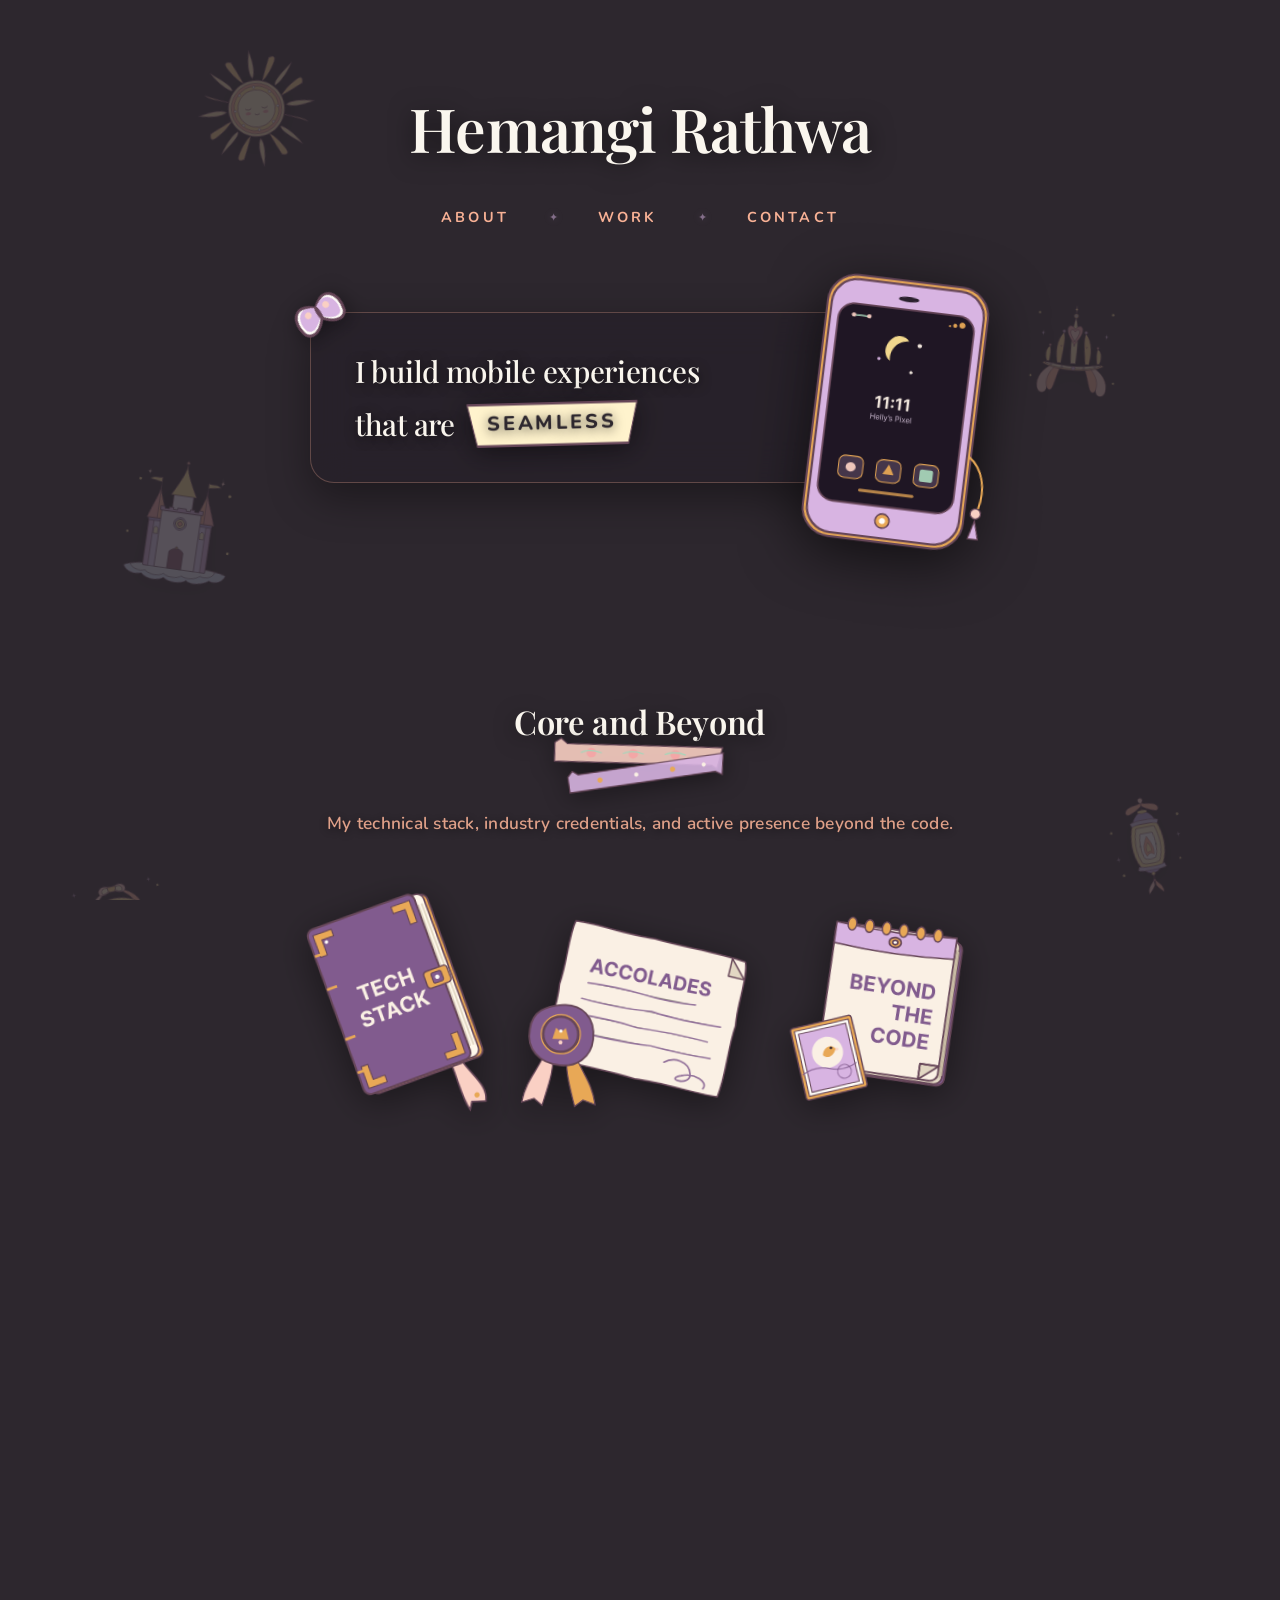
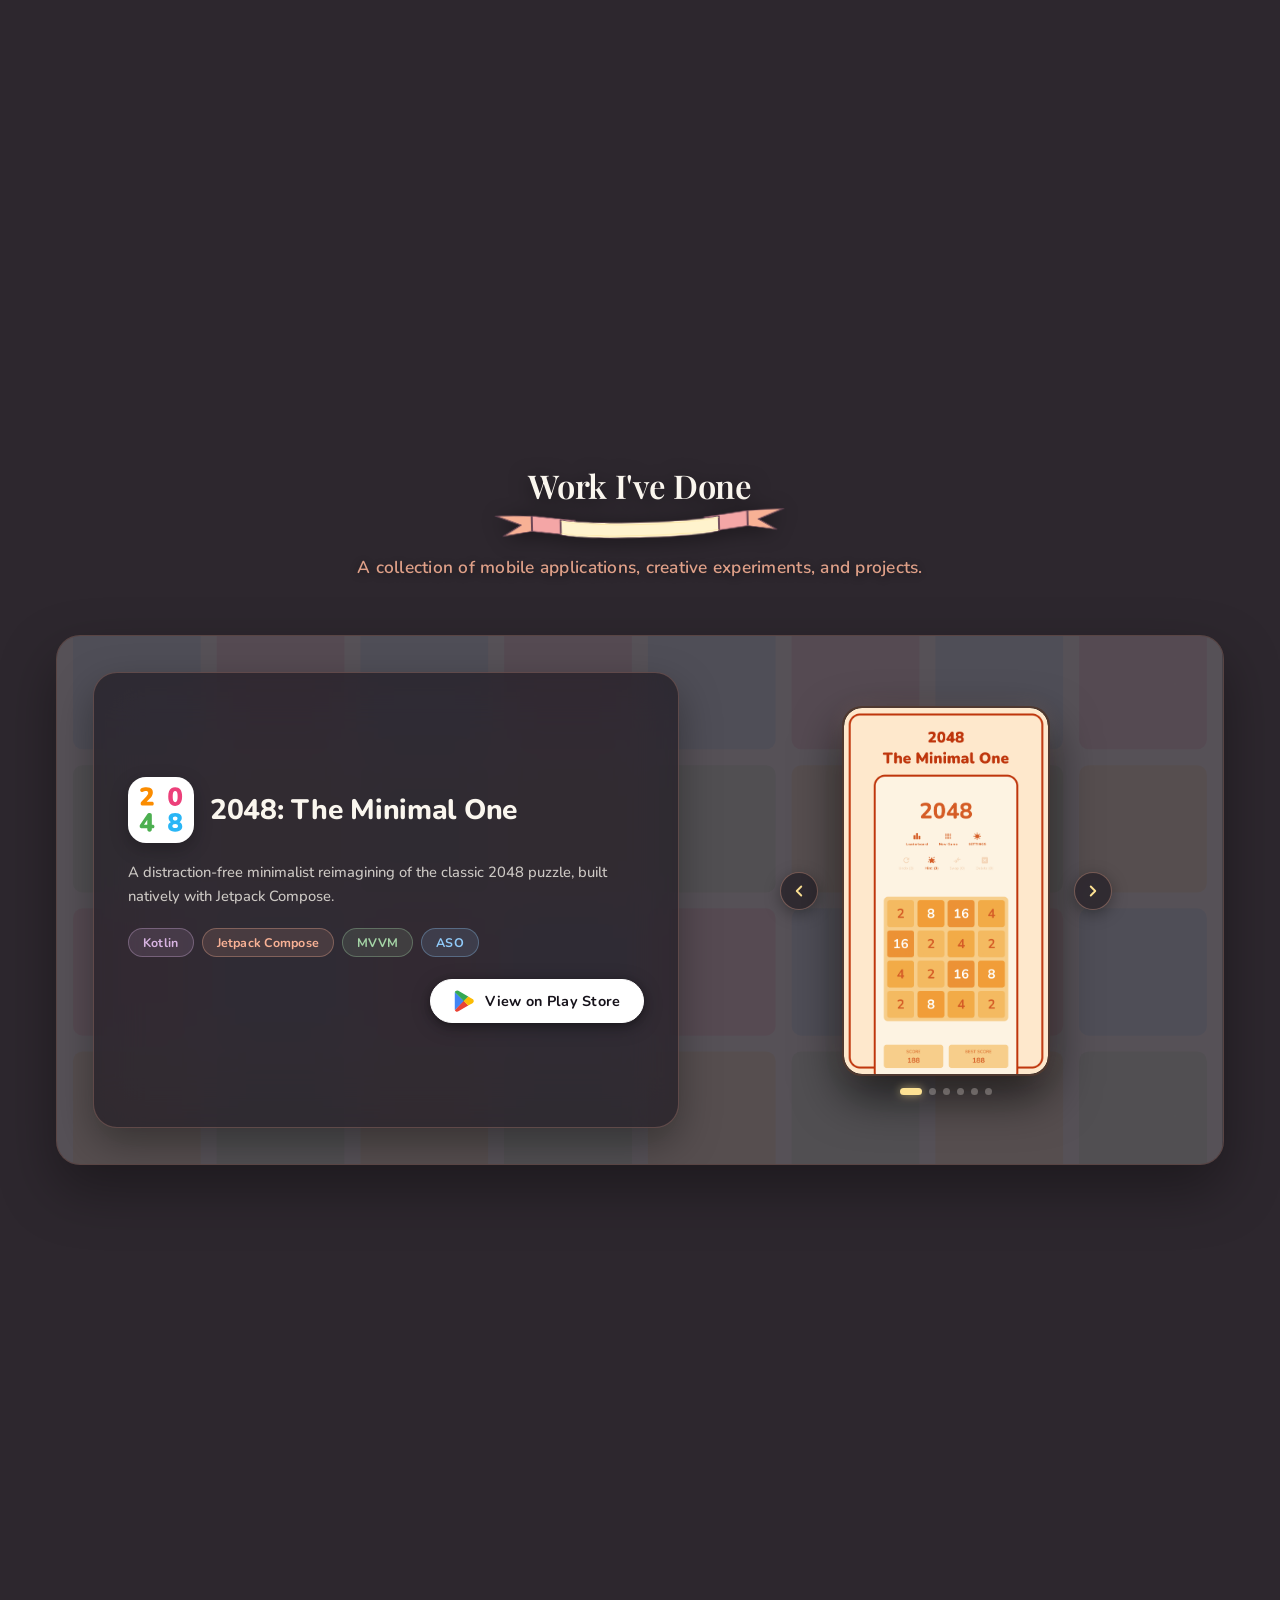
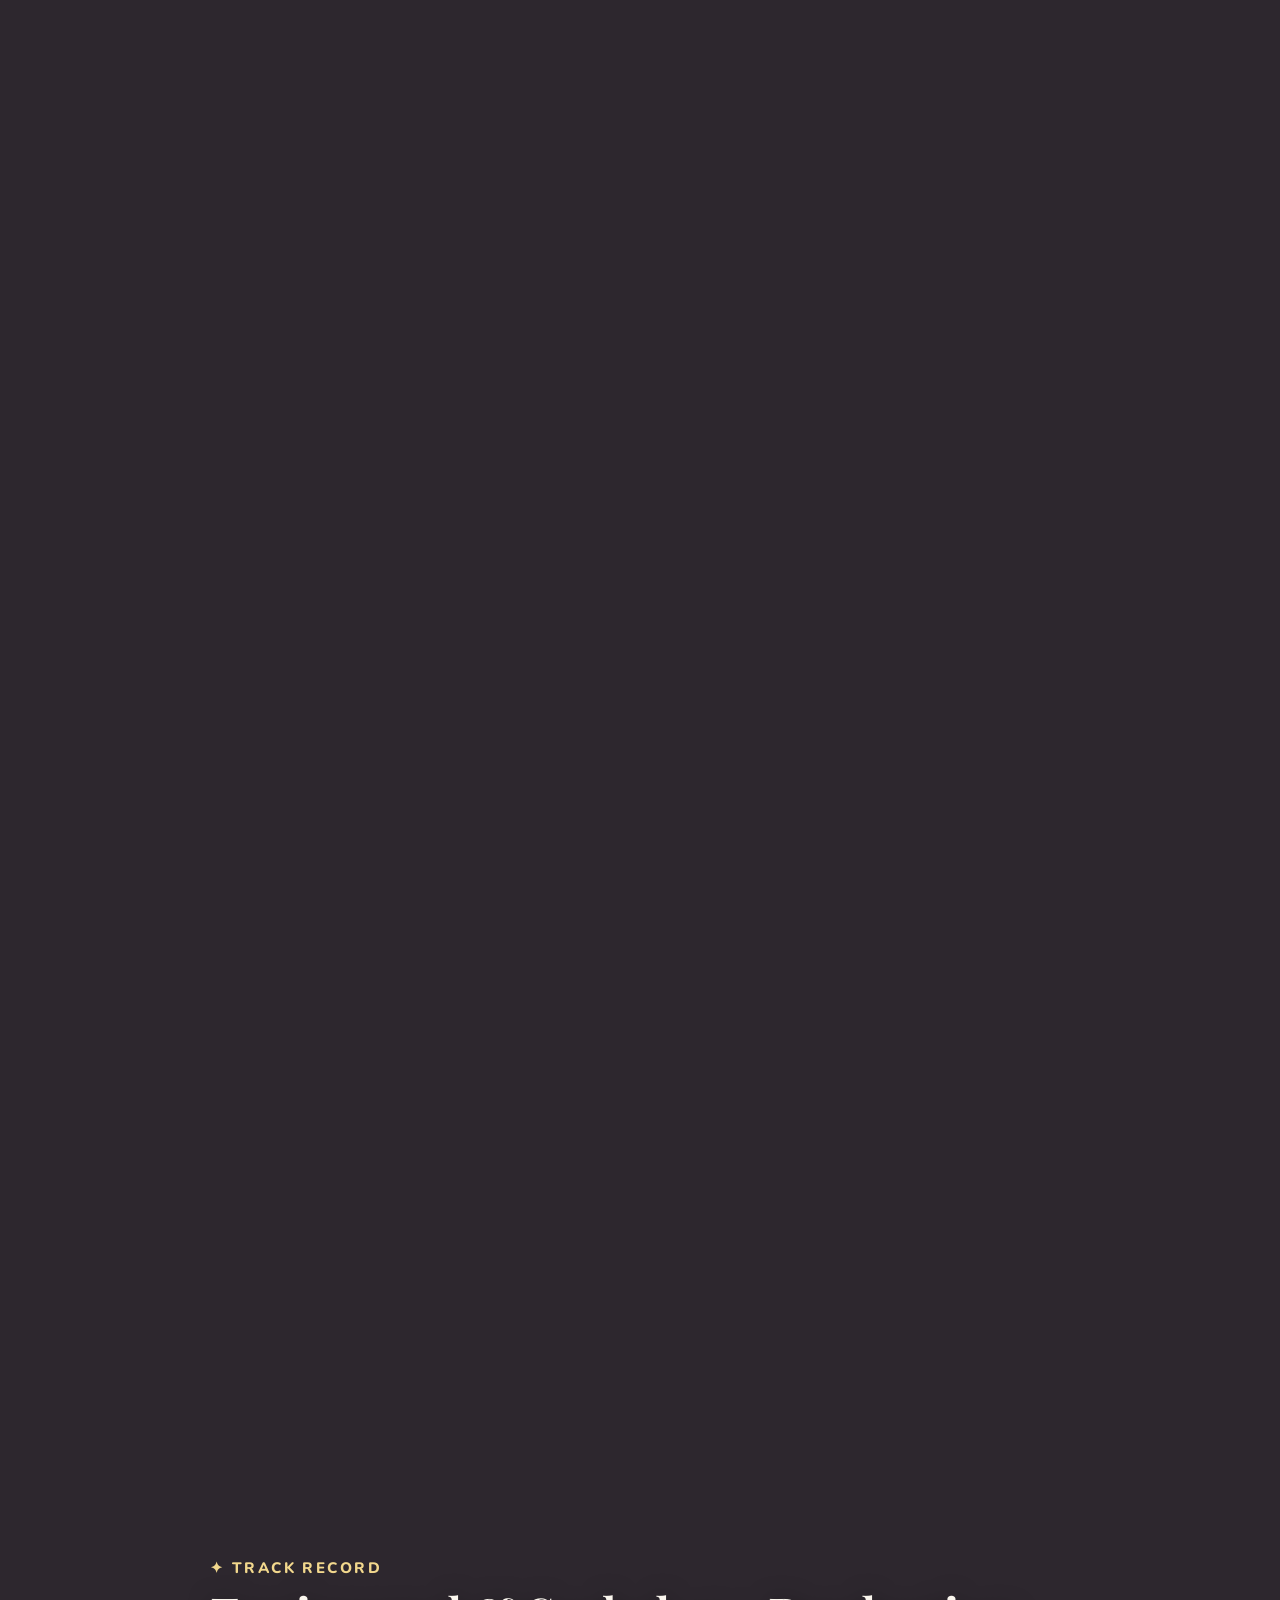
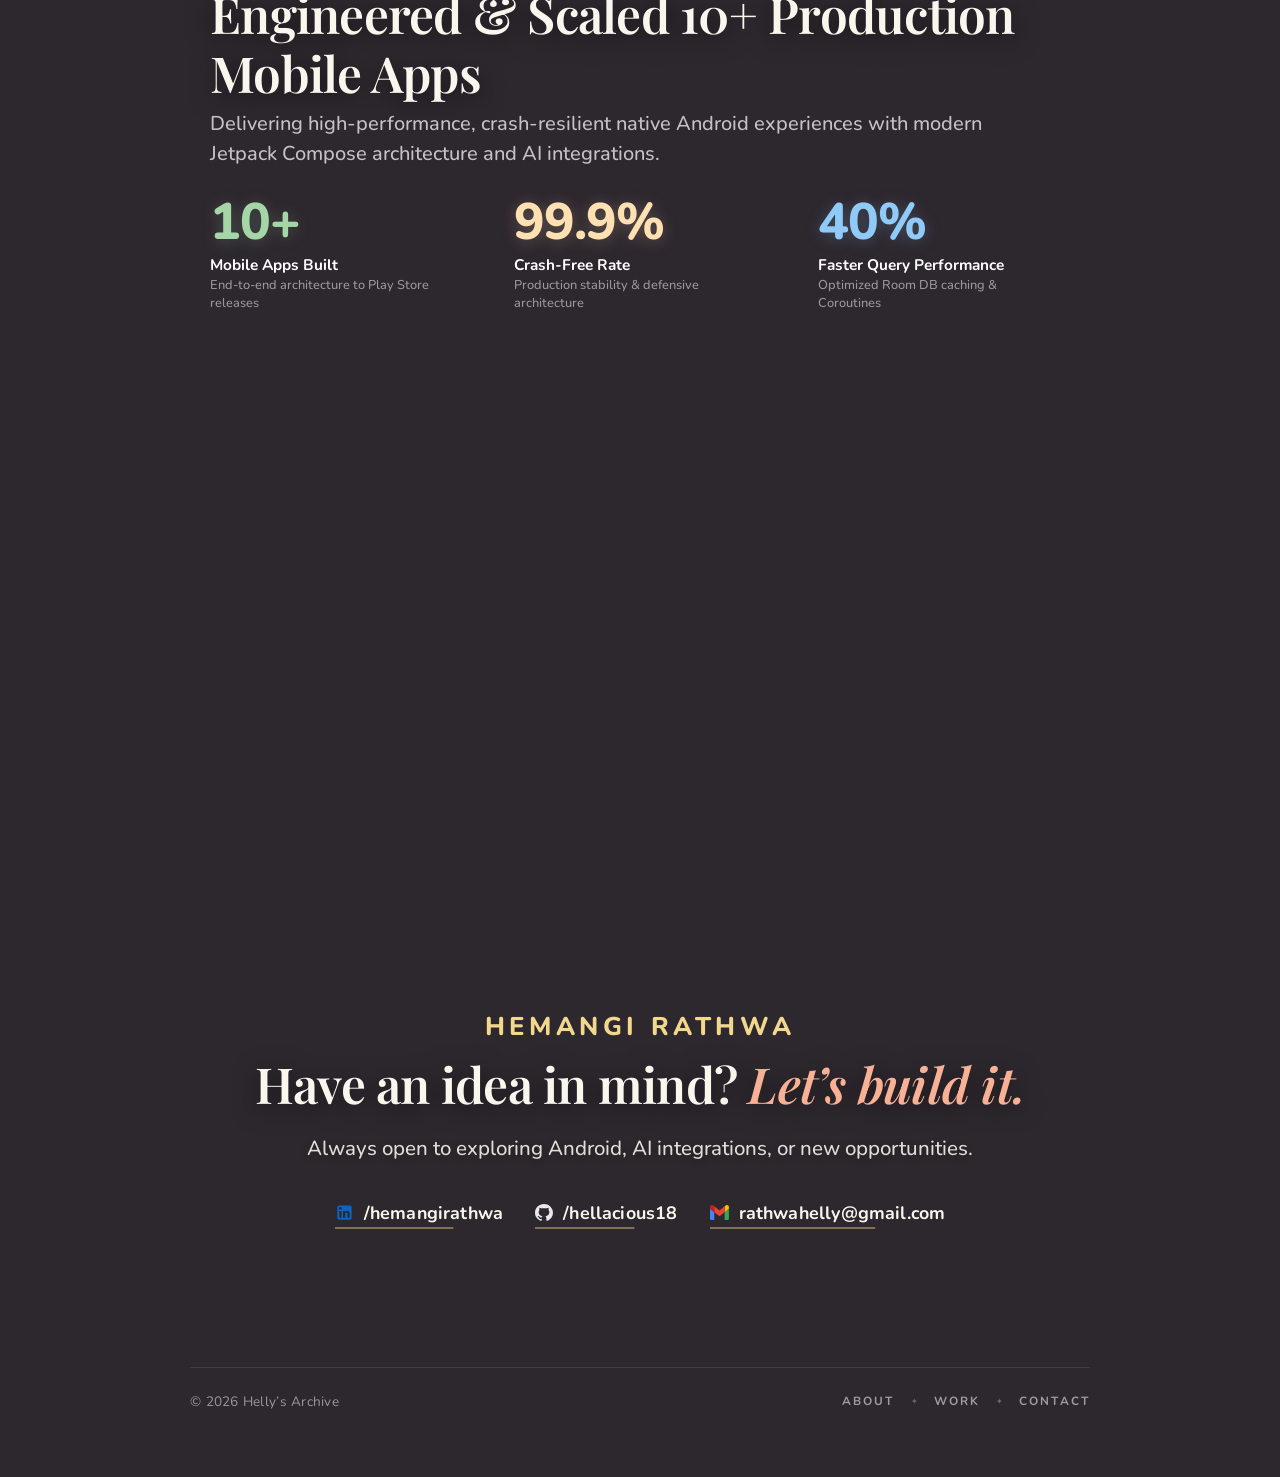
<file: index.html>
<!doctype html><html lang="en"><head><meta charset="UTF-8"><meta name="viewport" content="width=device-width,initial-scale=1"><title>Helly's Archive</title><meta name="description" content="Helly's Archive - Personal interactive portfolio with dynamic aesthetic elements"><link rel="icon" type="image/svg+xml" href="assets/kid_star_24dp_E3E3E3_FILL1_wght400_GRAD0_opsz24.svg"><link rel="preconnect" href="https://fonts.googleapis.com"><link rel="preconnect" href="https://fonts.gstatic.com" crossorigin><link href="https://fonts.googleapis.com/css2?family=Nunito:ital,wght@0,400;0,500;0,600;0,700;0,800;1,400;1,600&family=Playfair+Display:ital,wght@0,400;0,600;0,700;1,400;1,600&display=swap" rel="stylesheet"><link rel="stylesheet" href="style.css?v=1790730133841"></head><body><div id="custom-cursor" class="custom-cursor" aria-hidden="true"><img src="assets/arrow2.svg" alt="cursor"></div><div id="stickers-container" class="stickers-container" aria-label="Decorative floating illustrations"></div><main id="app"><div class="content-wrapper"><section class="hero-section"><h1 class="hero-title"><span class="title-full">Hemangi Rathwa</span> <span class="title-short">Hemangi R.</span></h1><nav class="hero-nav" aria-label="Main Navigation"><a href="#about" class="nav-link">ABOUT</a> <span class="nav-divider" aria-hidden="true">✦</span> <a href="#work" class="nav-link">WORK</a> <span class="nav-divider" aria-hidden="true">✦</span> <a href="#contact" class="nav-link">CONTACT</a></nav></section><section id="about" class="about-card-section" aria-label="About Me"><div class="about-card"><div class="card-corner-bow corner-top-left" aria-hidden="true"><img src="assets/bow.svg" alt="little bow sticker" class="bow-sticker"></div><p class="about-text"><span class="about-line-1">I build mobile experiences</span> <span class="about-line-2">that are <span class="highlight-badge"><img src="assets/highlight.svg" class="highlight-bg" alt="" aria-hidden="true"> <span id="rotating-keyword" class="highlight-word">SEAMLESS</span></span></span></p><div class="card-corner-sticker corner-bottom-right" aria-hidden="true"><img src="assets/pixel.svg" alt="pixel phone sticker" class="pixel-sticker"></div></div></section><section id="arsenal" class="arsenal-section" aria-label="Core and Beyond"><div class="arsenal-sticky-frame"><div class="section-heading-wrapper"><h2 class="section-title">Core and Beyond</h2><div class="washi-tape-accent" aria-hidden="true"><img src="assets/washi.svg" alt="washi tape" class="washi-tape-img"></div></div><p class="section-subtitle">My technical stack, industry credentials, and active presence beyond the code.</p><div class="arsenal-stage-layout"><div class="arsenal-cards-container"><div class="arsenal-card card-tech-stack" aria-label="Tech Stack illustration card"><img src="assets/card1.svg" alt="Tech Stack illustration card" class="card-svg" draggable="false"></div><div class="arsenal-card card-accomplished" aria-label="Accomplished notes illustration card"><img src="assets/card2.svg" alt="Accomplished notes illustration card" class="card-svg" draggable="false"></div><div class="arsenal-card card-beyond" aria-label="Beyond The Code illustration card"><img src="assets/card3.svg" alt="Beyond The Code illustration card" class="card-svg" draggable="false"></div></div><div id="arsenal-showcase" class="arsenal-showcase-stage" aria-label="Technical skills, certificates, and beyond photos showcase"><div id="showcase-logos" class="showcase-layer showcase-logos-layer"></div><div id="showcase-certs" class="showcase-layer showcase-certs-layer"></div><div id="showcase-photos" class="showcase-layer showcase-photos-layer"></div></div></div></div></section><section id="work" class="work-section" aria-label="Work I've Done"><div class="work-heading-wrapper"><h2 class="section-title">Work I've Done</h2><div class="work-badge-accent" aria-hidden="true"><img src="assets/badge.svg" alt="badge accent" class="badge-accent-img"></div></div><p class="section-subtitle">A collection of mobile applications, creative experiments, and projects.</p><div class="work-showcase-stage" id="work-showcase-stage"><div class="work-sticky-viewport"><div class="work-bg-morph-container" aria-hidden="true"><div class="work-bg-card bg-2048" id="work-bg-2048"><img src="assets/app_screenshots/minimal_one/Background.svg" alt="" class="project-card-bg-img" draggable="false"></div><div class="work-bg-card bg-cashe" id="work-bg-cashe"><img src="assets/app_screenshots/cashe/Background.svg" alt="" class="project-card-bg-img" draggable="false"></div></div><div class="work-cards-track"><article class="project-card project-card-2048" id="project-card-2048" aria-label="2048: The Minimal One mobile application"><div class="project-info-side"><div class="project-header-group"><div class="project-app-icon-wrapper"><img src="assets/app_screenshots/minimal_one/app_icon_2048.svg" alt="2048: The Minimal One App Icon" class="project-app-icon" width="68" height="68"></div><div class="project-title-group"><h3 class="project-title">2048: The Minimal One</h3></div></div><p class="project-description">A distraction-free minimalist reimagining of the classic 2048 puzzle, built natively with Jetpack Compose.</p><div class="project-tech-stack"><span class="tech-tag tag-pink">Kotlin</span> <span class="tech-tag tag-peach">Jetpack Compose</span> <span class="tech-tag tag-green">MVVM</span> <span class="tech-tag tag-blue">ASO</span></div><div class="project-actions-row"><a href="https://play.google.com/store/apps/details?id=com.hellacious.game2048" target="_blank" rel="noopener noreferrer" class="project-play-btn" aria-label="View 2048: The Minimal One on Google Play Store"><img src="assets/company_logo/google-play-hero.svg" alt="Google Play icon" class="play-logo-img"> <span>View on Play Store</span></a></div></div><div class="project-frame-slot slot-right" aria-hidden="true"></div></article><article class="project-card project-card-cashe" id="project-card-cashe" aria-label="Cashé personal finance application"><div class="project-frame-slot slot-left" aria-hidden="true"></div><div class="project-info-side info-cashe"><div class="project-header-group"><div class="project-app-icon-wrapper"><img src="assets/app_screenshots/cashe/app_icon.png" alt="Cashé App Icon" class="project-app-icon" width="68" height="68"></div><div class="project-title-group"><h3 class="project-title">Cashé</h3></div></div><p class="project-description">Cashé is a secure, offline-first personal finance manager for Android built with Jetpack Compose, featuring encrypted local storage and advanced financial insights.</p><div class="project-tech-stack"><span class="tech-tag tag-onyx">Kotlin</span> <span class="tech-tag tag-emerald">Jetpack Compose</span> <span class="tech-tag tag-teal">Room Database</span> <span class="tech-tag tag-mint">Coroutines</span></div><div class="project-actions-row"><a href="https://github.com/hellacious18/cashe" target="_blank" rel="noopener noreferrer" class="project-play-btn btn-cashe" aria-label="Find Cashé on GitHub"><img src="assets/logo/GitHub_Invertocat_Black.svg" alt="GitHub icon" class="play-logo-img gh-logo-img"> <span>Find on GitHub</span></a></div></div></article></div><div class="shared-phone-stage" id="shared-phone-stage"><div class="device-showcase-wrapper"><button type="button" class="device-arrow-btn arrow-prev" id="device-btn-prev" aria-label="Previous screenshot"><svg viewBox="0 0 24 24" width="18" height="18" fill="none" stroke="currentColor" stroke-width="2.5" stroke-linecap="round" stroke-linejoin="round"><polyline points="15 18 9 12 15 6"></polyline></svg></button><div class="phone-device-mockup" id="shared-phone-device"><div class="phone-screen-container is-visible" id="gallery-2048" tabindex="0" role="region" aria-label="2048 screenshots slider"><div class="phone-screens-track"><div class="phone-slide"><img src="assets/app_screenshots/minimal_one/ss1.png" alt="2048 Screenshot 1" class="phone-screenshot-img" loading="lazy"></div><div class="phone-slide"><img src="assets/app_screenshots/minimal_one/ss2.png" alt="2048 Screenshot 2" class="phone-screenshot-img" loading="lazy"></div><div class="phone-slide"><img src="assets/app_screenshots/minimal_one/ss3.png" alt="2048 Screenshot 3" class="phone-screenshot-img" loading="lazy"></div><div class="phone-slide"><img src="assets/app_screenshots/minimal_one/ss4.png" alt="2048 Screenshot 4" class="phone-screenshot-img" loading="lazy"></div><div class="phone-slide"><img src="assets/app_screenshots/minimal_one/ss5.png" alt="2048 Screenshot 5" class="phone-screenshot-img" loading="lazy"></div><div class="phone-slide"><img src="assets/app_screenshots/minimal_one/ss6.png" alt="2048 Screenshot 6" class="phone-screenshot-img" loading="lazy"></div></div></div><div class="phone-screen-container" id="gallery-cashe" tabindex="0" role="region" aria-label="Cashé screenshots slider"><div class="phone-screens-track"><div class="phone-slide"><img src="assets/app_screenshots/cashe/1.png" alt="Cashé Screenshot 1" class="phone-screenshot-img" loading="lazy"></div><div class="phone-slide"><img src="assets/app_screenshots/cashe/2.png" alt="Cashé Screenshot 2" class="phone-screenshot-img" loading="lazy"></div><div class="phone-slide"><img src="assets/app_screenshots/cashe/3.png" alt="Cashé Screenshot 3" class="phone-screenshot-img" loading="lazy"></div><div class="phone-slide"><img src="assets/app_screenshots/cashe/4.png" alt="Cashé Screenshot 4" class="phone-screenshot-img" loading="lazy"></div><div class="phone-slide"><img src="assets/app_screenshots/cashe/5.png" alt="Cashé Screenshot 5" class="phone-screenshot-img" loading="lazy"></div><div class="phone-slide"><img src="assets/app_screenshots/cashe/6.png" alt="Cashé Screenshot 6" class="phone-screenshot-img" loading="lazy"></div></div></div></div><button type="button" class="device-arrow-btn arrow-next" id="device-btn-next" aria-label="Next screenshot"><svg viewBox="0 0 24 24" width="18" height="18" fill="none" stroke="currentColor" stroke-width="2.5" stroke-linecap="round" stroke-linejoin="round"><polyline points="9 18 15 12 9 6"></polyline></svg></button></div><div class="phone-pagination-dots" id="phone-pagination-dots" aria-hidden="true"><span class="p-dot is-active" data-index="0"></span> <span class="p-dot" data-index="1"></span> <span class="p-dot" data-index="2"></span> <span class="p-dot" data-index="3"></span> <span class="p-dot" data-index="4"></span> <span class="p-dot" data-index="5"></span></div></div></div></div></section><section class="experience-highlight-section" aria-label="Mobile Engineering Impact"><div class="experience-sticky-frame"><div class="experience-highlight-content"><div class="exp-header-group"><span class="exp-badge">✦ TRACK RECORD</span><h3 class="exp-headline">Engineered & Scaled 10+ Production Mobile Apps</h3><p class="exp-subtitle">Delivering high-performance, crash-resilient native Android experiences with modern Jetpack Compose architecture and AI integrations.</p></div><div class="exp-stats-list"><div class="exp-stat-item"><span class="exp-stat-num">10+</span><div class="exp-stat-info"><span class="exp-stat-title">Mobile Apps Built</span> <span class="exp-stat-desc">End-to-end architecture to Play Store releases</span></div></div><div class="exp-stat-item"><span class="exp-stat-num">99.9%</span><div class="exp-stat-info"><span class="exp-stat-title">Crash-Free Rate</span> <span class="exp-stat-desc">Production stability & defensive architecture</span></div></div><div class="exp-stat-item"><span class="exp-stat-num">40%</span><div class="exp-stat-info"><span class="exp-stat-title">Faster Query Performance</span> <span class="exp-stat-desc">Optimized Room DB caching & Coroutines</span></div></div></div></div></div></section><section id="contact" class="contact-section" aria-label="Contact Hemangi Rathwa"><div class="contact-content"><div class="contact-header"><span class="contact-name">Hemangi Rathwa</span><h2 class="contact-headline">Have an idea in mind? <span class="contact-highlight">Let’s build it.</span></h2></div><p class="contact-subtext">Always open to exploring Android, AI integrations, or new opportunities.</p><div class="contact-links-list"><a href="https://www.linkedin.com/in/hemangirathwa/" target="_blank" rel="noopener noreferrer" class="contact-link" aria-label="Connect with Hemangi Rathwa on LinkedIn"><svg class="contact-link-icon" viewBox="0 0 24 24" width="19" height="19" fill="#0A66C2" aria-hidden="true"><path d="M19 3a2 2 0 0 1 2 2v14a2 2 0 0 1-2 2H5a2 2 0 0 1-2-2V5a2 2 0 0 1 2-2h14m-.5 15.5v-5.3a3.26 3.26 0 0 0-3.26-3.26c-.85 0-1.84.52-2.28 1.3v-1.11h-2.79v8.37h2.79v-4.93c0-.77.62-1.4 1.39-1.4a1.4 1.4 0 0 1 1.4 1.4v4.93h2.75M6.88 8.56a1.68 1.68 0 0 0 1.68-1.68c0-.93-.75-1.69-1.68-1.69a1.69 1.69 0 0 0-1.69 1.69c0 .93.76 1.68 1.69 1.68m1.39 9.94v-8.37H5.5v8.37h2.77z"/></svg> <span class="contact-link-text">/hemangirathwa</span> </a><a href="https://github.com/hellacious18" target="_blank" rel="noopener noreferrer" class="contact-link" aria-label="View Hemangi Rathwa's GitHub profile"><img src="assets/logo/GitHub_Invertocat_Black.svg" alt="GitHub icon" class="contact-link-icon gh-contact-logo" width="18" height="18"> <span class="contact-link-text">/hellacious18</span> </a><button type="button" class="contact-link contact-copy-btn" id="copy-email-btn" data-email="rathwahelly@gmail.com" aria-label="Copy email address rathwahelly@gmail.com to clipboard"><img src="assets/logo/Gmail_Logo.svg" alt="Gmail logo" class="contact-link-icon gmail-logo" width="19" height="15"> <span class="contact-link-text">rathwahelly@gmail.com</span> <span class="copy-tooltip" id="copy-tooltip" aria-hidden="true">Copied! ✨</span></button></div></div><footer class="site-footer"><p class="footer-copyright">© 2026 Helly’s Archive</p><nav class="footer-nav" aria-label="Footer Navigation"><a href="#about" class="nav-link">ABOUT</a> <span class="nav-divider" aria-hidden="true">✦</span> <a href="#work" class="nav-link">WORK</a> <span class="nav-divider" aria-hidden="true">✦</span> <a href="#contact" class="nav-link">CONTACT</a></nav></footer></section></div></main><script src="script.js?v=1790730133841"></script></body></html>
</file>
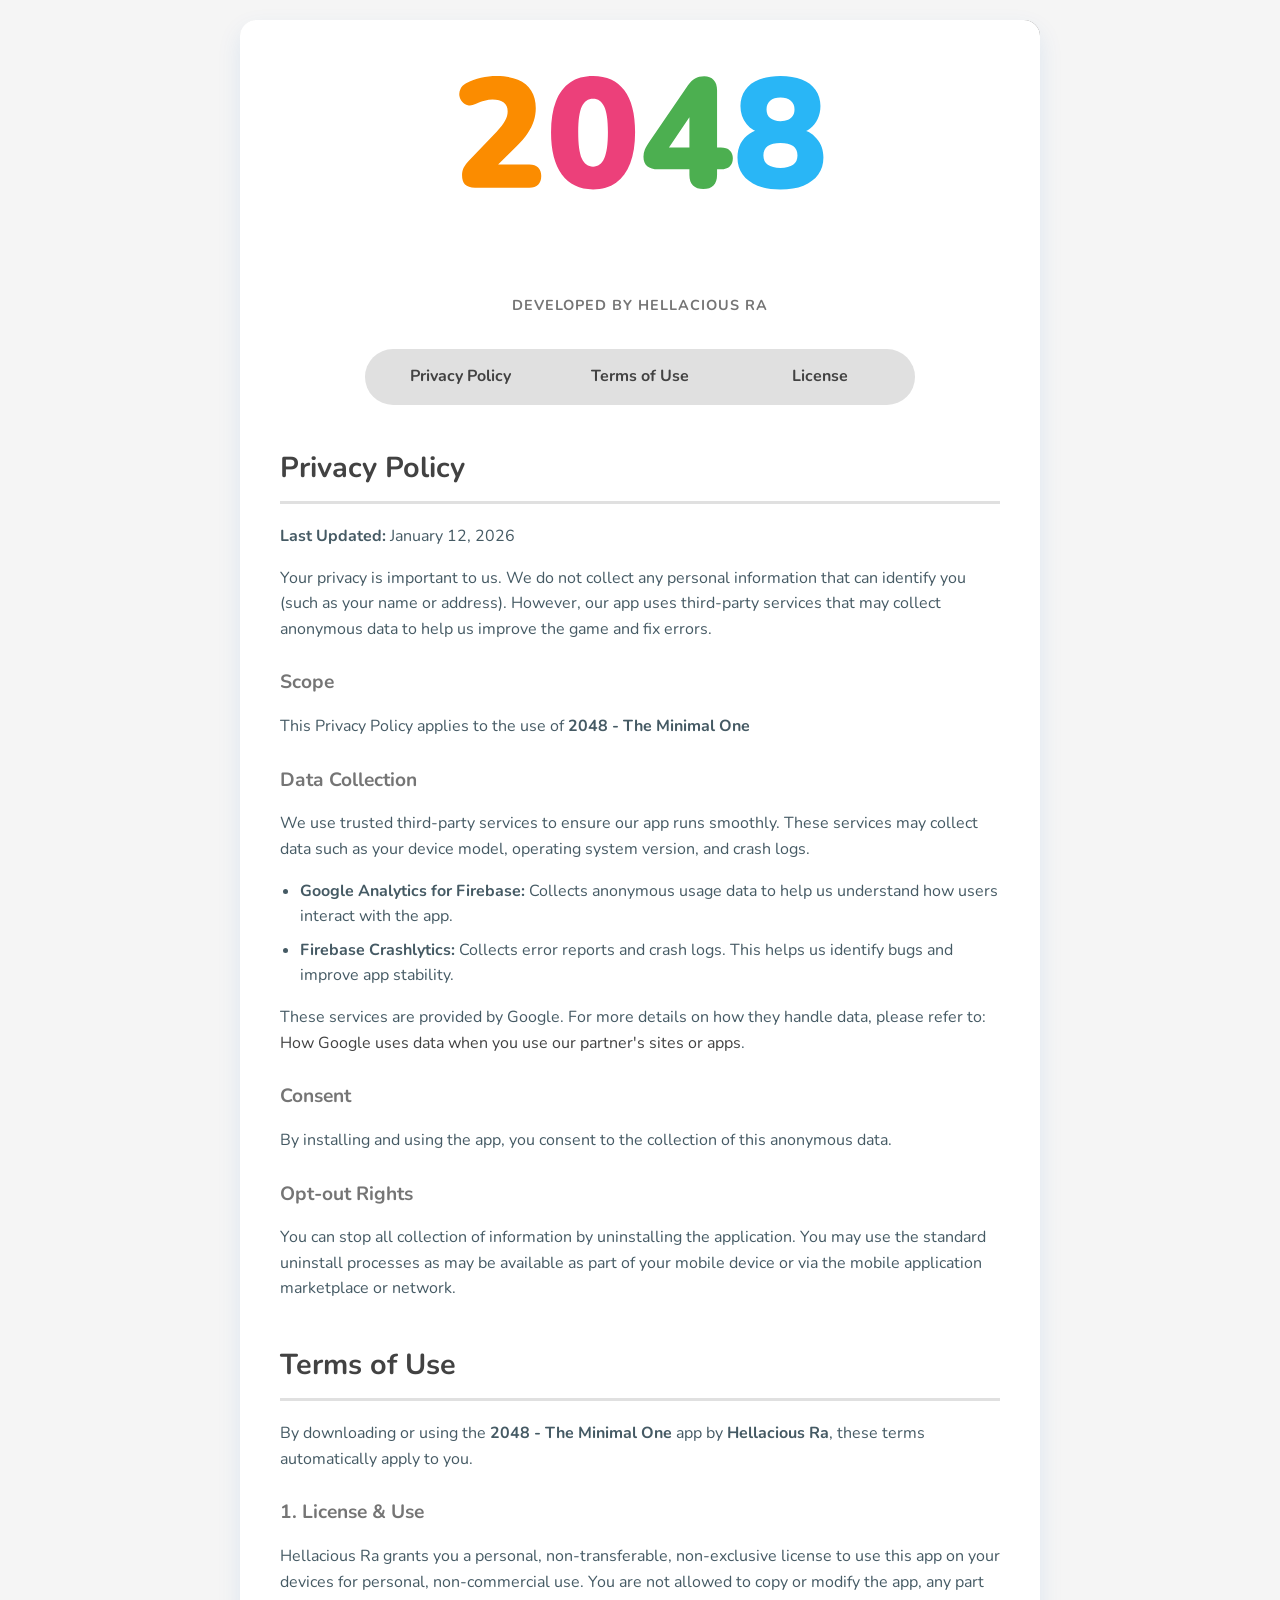
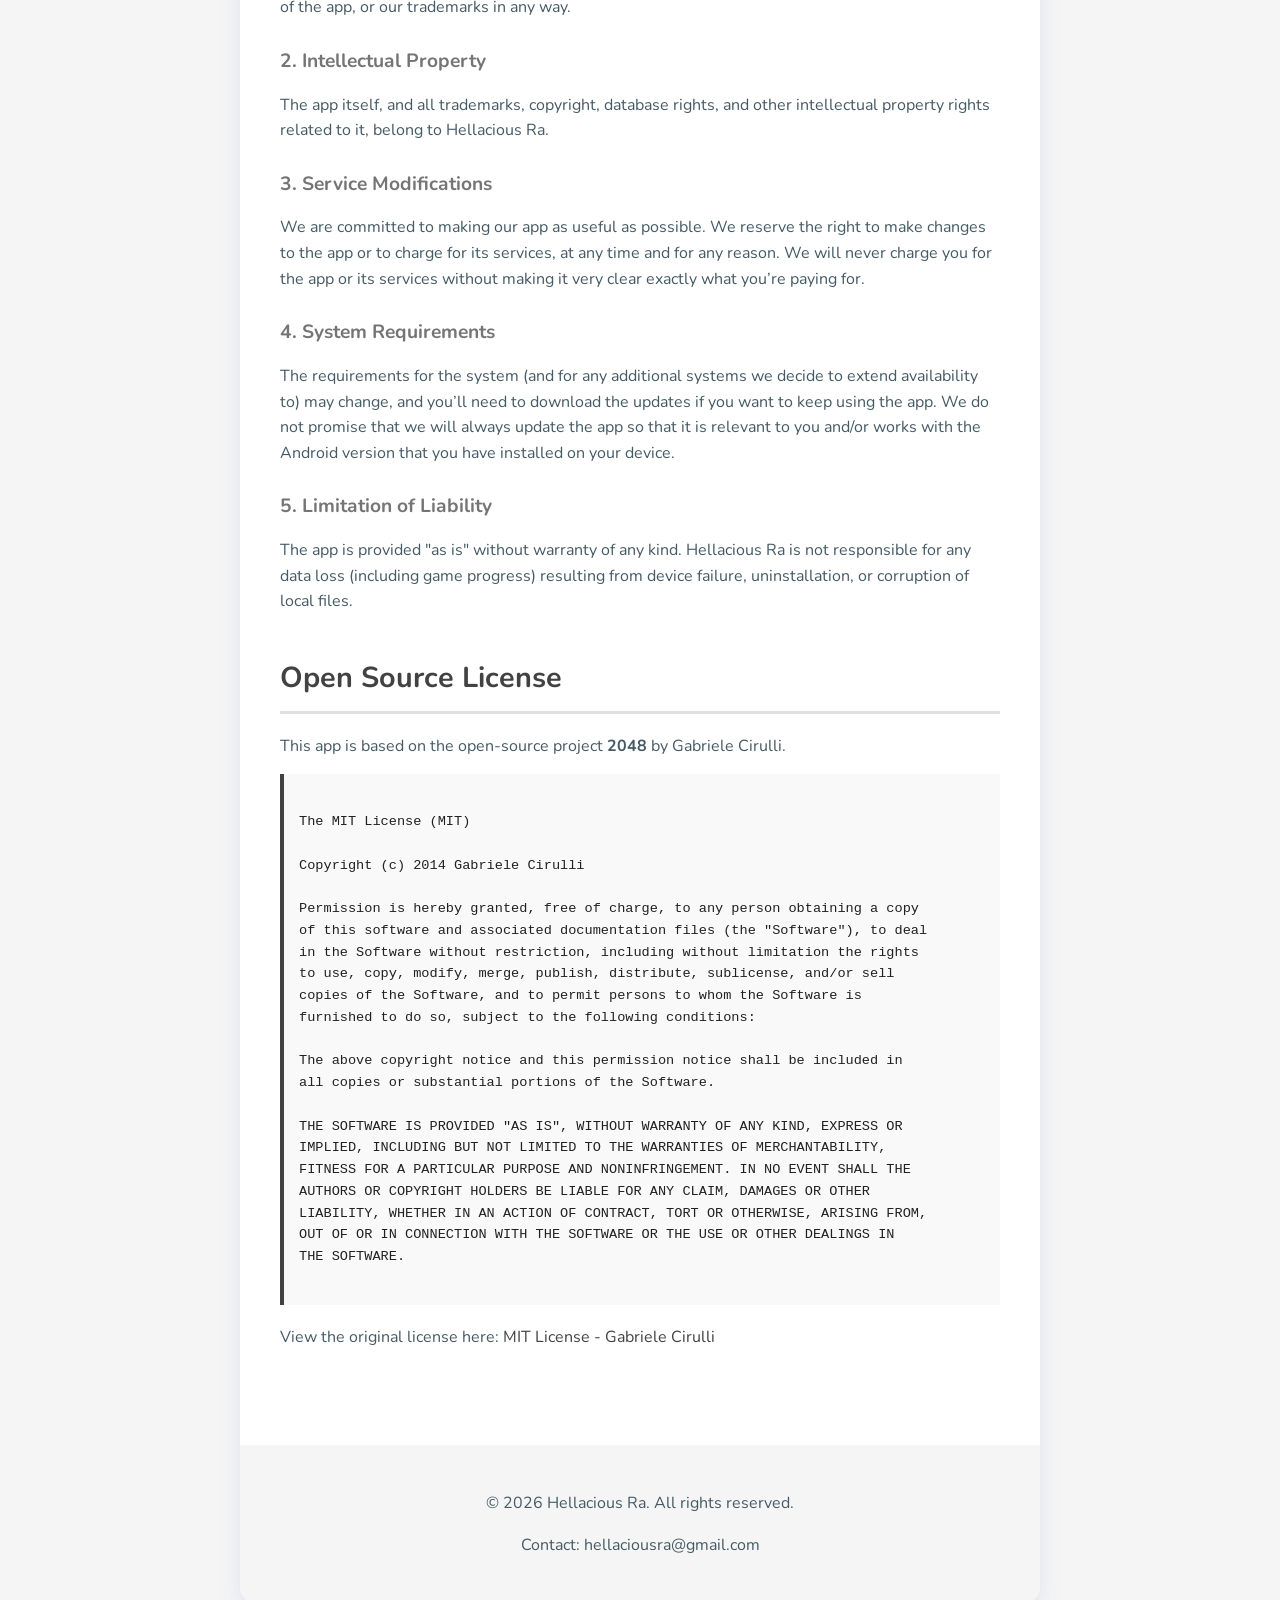
<file: 2048game/index.html>
<!DOCTYPE html>
<html lang="en">

<head>
    <meta charset="UTF-8">
    <meta name="viewport" content="width=device-width, initial-scale=1.0">
    <title>Privacy Policy & Terms of Use</title>

    <link rel="icon" type="image/x-icon" href="app_icon.ico">
    <link rel="icon" type="image/png" href="app_icon.png">
    <link rel="apple-touch-icon" href="app_icon.png">

    <link rel="preconnect" href="https://fonts.googleapis.com/css2">
    <link href="https://fonts.googleapis.com/css2?family=Nunito:wght@400;600;700;800&display=swap" rel="stylesheet">

    <style>
        :root {
            --primary-color: #424242;    
            --accent-color: #757575;       
            --bg-body: #F5F5F5;         
            --bg-container: #FFFFFF; 
            --bg-grid: #E0E0E0;           
            --text-main: #212121;   
            --text-light: #FFFFFF;    
        }

        * {
            box-sizing: border-box;
        }

        body {
            font-family: 'Nunito', sans-serif;
            background-color: var(--bg-body);
            color: var(--text-main);
            line-height: 1.6;
            margin: 0;
            padding: 20px;
        }

        .container {
            max-width: 800px;
            margin: 0 auto;
            background: var(--bg-container);
            border-radius: 16px;
            box-shadow: 0 10px 25px rgba(21, 101, 192, 0.1);
            overflow: hidden;
        }

        .banner-container {
            width: 100%;
            aspect-ratio: 1024 / 300;
            background-color: #FFFFFF;
            display: flex;
            align-items: center;
            justify-content: center;
            overflow: hidden;
        }

        .banner-image {
            width: 100%;
            height: 100%;
            object-fit: cover;
            background: linear-gradient(135deg, var(--bg-grid) 0%, var(--primary-color) 100%);
        }


        .content-padding {
            padding: 40px;
        }

        h1,
        h2,
        h3 {
            color: var(--primary-color);
            margin-top: 0;
        }

        .developer-name {
            text-align: center;
            color: var(--accent-color);
            font-weight: 700;
            margin-bottom: 2rem;
            text-transform: uppercase;
            letter-spacing: 1px;
            font-size: 0.9rem;
        }

        h2 {
            font-weight: 700;
            font-size: 1.8rem;
            border-bottom: 3px solid var(--bg-grid);
            padding-bottom: 10px;
            margin-top: 40px;
            margin-bottom: 20px;
        }

        h3 {
            font-size: 1.2rem;
            font-weight: 700;
            color: var(--accent-color);
            margin-top: 25px;
            margin-bottom: 10px;
        }

        p,
        li {
            font-size: 1rem;
            color: #455A64;
            margin-bottom: 15px;
        }

        ul {
            padding-left: 20px;
        }

        li {
            margin-bottom: 8px;
        }

        .nav-tabs {
            display: flex;
            justify-content: center;
            margin-bottom: 30px;
            background: var(--bg-grid);
            padding: 5px;
            border-radius: 50px;
            max-width: 550px;
            margin-left: auto;
            margin-right: auto;
        }

        .nav-link {
            flex: 1;
            text-align: center;
            padding: 10px 20px;
            border-radius: 40px;
            text-decoration: none;
            color: var(--primary-color);
            font-weight: 700;
            transition: all 0.3s ease;
        }

        .nav-link:hover {
            background-color: rgba(255, 255, 255, 0.5);
        }

        .nav-link.active {
            background-color: var(--primary-color);
            color: var(--text-light);
            box-shadow: 0 4px 10px rgba(21, 101, 192, 0.3);
        }

        footer {
            text-align: center;
            padding: 30px;
            background-color: #F5F5F5;
            color: #78909C;
            font-size: 0.9rem;
            margin-top: 40px;
        }

        a {
            color: var(--primary-color);
            text-decoration: none;
        }

        a:hover {
            text-decoration: underline;
        }

        .license-box {
            background-color: #f9f9f9;
            padding: 15px;
            border-left: 4px solid var(--primary-color);
            font-family: monospace;
            font-size: 0.85rem;
            white-space: pre-wrap;
            margin-top: 10px;
        }

        @media (max-width: 600px) {
            .content-padding {
                padding: 20px;
            }

            .banner-container {
                height: 150px;
            }

            h1 {
                font-size: 2rem;
            }
        }
    </style>
</head>

<body>

    <div class="container">
        <div class="banner-container">
            <img src="banner.svg" alt="Banner" class="banner-image">
        </div>

        <div class="content-padding">
            <div class="developer-name">Developed by Hellacious Ra</div>

            <div class="nav-tabs">
                <a href="#privacy" class="nav-link">Privacy Policy</a>
                <a href="#terms" class="nav-link">Terms of Use</a>
                <a href="#license" class="nav-link">License</a>
            </div>

            <div id="privacy">
                <h2>Privacy Policy</h2>
                <p><strong>Last Updated:</strong> January 12, 2026</p>

                <p>Your privacy is important to us. We do not collect any personal information that can identify you
                    (such as your name or address). However, our app uses third-party services that may collect
                    anonymous data to help us improve the game and fix errors.</p>

                <h3>Scope</h3>
                <p>This Privacy Policy applies to the use of <strong>2048 - The Minimal One</strong></p>

                <h3>Data Collection</h3>
                <p>We use trusted third-party services to ensure our app runs smoothly. These services may collect data
                    such as your device model, operating system version, and crash logs.</p>
                <ul>
                    <li><strong>Google Analytics for Firebase:</strong> Collects anonymous usage data to help us
                        understand how users interact with the app.</li>
                    <li><strong>Firebase Crashlytics:</strong> Collects error reports and crash logs. This helps us
                        identify bugs and improve app stability.</li>
                </ul>
                <p>These services are provided by Google. For more details on how they handle data, please refer to:
                    <a href="https://policies.google.com/technologies/partner-sites" target="_blank">How Google uses
                        data when you use our partner's sites or apps</a>.
                </p>

                <h3>Consent</h3>
                <p>By installing and using the app, you consent to the collection of this anonymous data.</p>

                <h3>Opt-out Rights</h3>
                <p>You can stop all collection of information by uninstalling the application. You may use the standard
                    uninstall processes as may be available as part of your mobile device or via the mobile application
                    marketplace or network.</p>
            </div>

            <div id="terms">
                <h2>Terms of Use</h2>
                <p>By downloading or using the <strong>2048 - The Minimal One</strong> app by <strong>Hellacious
                        Ra</strong>, these terms
                    automatically apply to you.</p>

                <h3>1. License & Use</h3>
                <p>Hellacious Ra grants you a personal, non-transferable, non-exclusive license to use this app on your
                    devices for personal, non-commercial use. You are not allowed to copy or modify the app, any part of
                    the app, or our trademarks in any way.</p>

                <h3>2. Intellectual Property</h3>
                <p>The app itself, and all trademarks, copyright, database rights, and other intellectual property
                    rights related to it, belong to Hellacious Ra.</p>

                <h3>3. Service Modifications</h3>
                <p>We are committed to making our app as useful as possible. We reserve the right to make changes to the
                    app or to charge for its services, at any time and for any reason. We will never charge you for the
                    app or its services without making it very clear exactly what you’re paying for.</p>

                <h3>4. System Requirements</h3>
                <p>The requirements for the system (and for any additional systems we decide to extend availability to)
                    may change, and you’ll need to download the updates if you want to keep using the app. We do not
                    promise that we will always update the app so that it is relevant to you and/or works with the
                    Android version that you have installed on your device.</p>

                <h3>5. Limitation of Liability</h3>
                <p>The app is provided "as is" without warranty of any kind. Hellacious Ra is not responsible for any
                    data loss (including game progress) resulting from device failure, uninstallation, or corruption of
                    local files.</p>
            </div>

            <div id="license">
                <h2>Open Source License</h2>
                <p>This app is based on the open-source project <strong>2048</strong> by Gabriele Cirulli.</p>
                <div class="license-box">
The MIT License (MIT)

Copyright (c) 2014 Gabriele Cirulli

Permission is hereby granted, free of charge, to any person obtaining a copy
of this software and associated documentation files (the "Software"), to deal
in the Software without restriction, including without limitation the rights
to use, copy, modify, merge, publish, distribute, sublicense, and/or sell
copies of the Software, and to permit persons to whom the Software is
furnished to do so, subject to the following conditions:

The above copyright notice and this permission notice shall be included in
all copies or substantial portions of the Software.

THE SOFTWARE IS PROVIDED "AS IS", WITHOUT WARRANTY OF ANY KIND, EXPRESS OR
IMPLIED, INCLUDING BUT NOT LIMITED TO THE WARRANTIES OF MERCHANTABILITY,
FITNESS FOR A PARTICULAR PURPOSE AND NONINFRINGEMENT. IN NO EVENT SHALL THE
AUTHORS OR COPYRIGHT HOLDERS BE LIABLE FOR ANY CLAIM, DAMAGES OR OTHER
LIABILITY, WHETHER IN AN ACTION OF CONTRACT, TORT OR OTHERWISE, ARISING FROM,
OUT OF OR IN CONNECTION WITH THE SOFTWARE OR THE USE OR OTHER DEALINGS IN
THE SOFTWARE.
                </div>
                <p style="margin-top: 20px;">
                    View the original license here: 
                    <a href="https://github.com/gabrielecirulli/2048/blob/master/LICENSE.txt" target="_blank">MIT License - Gabriele Cirulli</a>
                </p>
            </div>
        </div>

        <footer>
            <p>&copy; 2026 Hellacious Ra. All rights reserved.</p>
            <p>Contact: hellaciousra@gmail.com</p>
        </footer>
    </div>

</body>

</html>
</file>
<file: style.css>
:root{--bg-color:#2D272E;--text-primary:#FAF6EE;--text-secondary:rgba(250, 246, 238, 0.78);--text-muted:rgba(250, 246, 238, 0.55);--pastel-yellow:#FDE293;--pastel-orange:#F8B195;--pastel-purple:#D8B4E2;--pastel-green:#A5D6A7;--pastel-blue:#90CAF9;--font-heading:'Playfair Display',Georgia,serif;--font-body:'Nunito',-apple-system,BlinkMacSystemFont,'Segoe UI',Roboto,sans-serif;--font-label:'Nunito',-apple-system,BlinkMacSystemFont,'Segoe UI',Roboto,sans-serif;--font-nunito:'Nunito',-apple-system,BlinkMacSystemFont,'Segoe UI',Roboto,sans-serif;--font-serif:var(--font-heading);--font-sans:var(--font-body);--screen-margin:12px}*,::after,::before{box-sizing:border-box;margin:0;padding:0}html{width:100%;min-height:100vh;background-color:var(--bg-color);color:var(--text-primary);font-family:var(--font-body);-webkit-font-smoothing:antialiased;-moz-osx-font-smoothing:grayscale;overflow-x:clip;scroll-behavior:smooth}body{width:100%;min-height:100vh;padding:var(--screen-margin);position:relative;overflow-x:clip;cursor:none;font-family:var(--font-body)}*,.sticker-item,a,button{cursor:none!important}h1,h2,h3,h4,h5,h6{font-family:var(--font-heading)}.nav-link{font-family:var(--font-nunito);font-size:clamp(.75rem, 1.3vw, .86rem);font-weight:700;letter-spacing:.2em;text-transform:uppercase}.custom-cursor{position:fixed;top:0;left:0;width:36px;height:36px;pointer-events:none;z-index:10000;transform:translate3d(-50%,-50%,0);transition:opacity .2s;filter:none;opacity:0;will-change:transform}.custom-cursor.visible{opacity:1}.custom-cursor img{width:180%;height:180%;display:block}.stickers-container{position:fixed;inset:0;width:100vw;height:100vh;pointer-events:none;z-index:10;overflow:hidden;transition:opacity .4s}.stickers-border-track{position:absolute;top:0;width:50vw;height:100%;will-change:transform;pointer-events:none}.stickers-border-track.track-left{left:0}.stickers-border-track.track-right{right:0}.sticker-item{position:absolute;user-select:none;cursor:pointer;opacity:0;transform:translate(var(--start-x,0),var(--start-y,0)) rotate(var(--start-rot,0deg)) scale(.3);filter:drop-shadow(0 6px 14px rgba(0, 0, 0, .25));transition:opacity .8s cubic-bezier(.16, 1, .3, 1),transform 1.15s cubic-bezier(.16, 1, .3, 1),filter .3s;will-change:transform,opacity;pointer-events:auto}.sticker-item.loaded{opacity:.2;transform:translate(0,0) rotate(var(--rot,0deg)) scale(1)}.sticker-item.loaded:hover{opacity:.95;filter:drop-shadow(0 0 14px rgba(253, 226, 147, .95)) drop-shadow(0 0 24px rgba(248, 177, 149, .8));transform:translate(0,-4px) rotate(calc(var(--rot,0deg) + 4deg)) scale(1.15);transition:opacity .3s,transform .25s cubic-bezier(.34, 1.56, .64, 1),filter .3s;z-index:50}.sticker-inner{width:100%;height:100%;display:flex;align-items:center;justify-content:center}.sticker-item img,.sticker-item svg{width:100%;height:100%;display:block;object-fit:contain;pointer-events:none}@keyframes subtleFloat{0%,100%{transform:translateY(0)}50%{transform:translateY(-8px)}}.floating{animation:4s ease-in-out infinite both subtleFloat}#app{position:relative;width:100%;min-height:calc(100vh - (var(--screen-margin) * 2));padding:0 24px;display:flex;flex-direction:column;z-index:20;pointer-events:none}.content-wrapper{width:100%;max-width:1200px;margin:0 auto;pointer-events:none}.hero-section{display:flex;flex-direction:column;align-items:center;justify-content:flex-start;text-align:center;min-height:auto;padding-top:clamp(40px,9vh,95px);padding-bottom:clamp(20px,4vh,40px);padding-left:20px;padding-right:20px;position:relative;z-index:25;pointer-events:none}.hero-title{font-family:var(--font-heading);font-size:clamp(2.1rem, 5.2vw, 3.8rem);font-weight:600;line-height:1.15;letter-spacing:-.015em;color:var(--text-primary);margin-bottom:0;text-shadow:0 4px 24px rgba(0,0,0,.55);max-width:800px;pointer-events:none;user-select:none}.title-full{display:inline}.title-short{display:none}.hero-nav{display:flex;align-items:center;justify-content:center;gap:clamp(16px,3.8vw,32px);margin-top:clamp(28px,4.5vh,52px);position:relative;z-index:30;pointer-events:none}.hero-nav .nav-link{font-family:var(--font-nunito);font-size:clamp(.75rem, 1.4vw, .9rem);font-weight:700;letter-spacing:.22em;text-transform:uppercase;color:var(--pastel-orange);text-decoration:none;padding:4px 2px;background:0 0;border:none;position:relative;transition:color .3s,text-shadow .3s,transform .25s;display:inline-block;pointer-events:auto}.hero-nav .nav-link::after{content:'';position:absolute;left:0;bottom:0;width:100%;height:1px;background:linear-gradient(90deg,transparent,var(--pastel-yellow),transparent);transform:scaleX(0);transform-origin:center;transition:transform .3s cubic-bezier(.34, 1.56, .64, 1);opacity:.8}.hero-nav .nav-link:hover{color:var(--pastel-yellow);text-shadow:0 0 12px rgba(253,226,147,.6),0 0 24px rgba(248,177,149,.4);transform:translateY(-1px)}.hero-nav .nav-link:hover::after{transform:scaleX(1)}.hero-nav .nav-divider{color:var(--pastel-purple);font-size:.7rem;opacity:.5;user-select:none;cursor:default;pointer-events:auto;padding:4px 6px;display:inline-block;transition:transform .3s cubic-bezier(.34, 1.56, .64, 1),filter .3s,opacity .3s,color .3s,text-shadow .3s;filter:drop-shadow(0 0 4px rgba(216, 180, 226, .4))}.hero-nav .nav-divider:hover{opacity:1;color:var(--pastel-yellow);filter:drop-shadow(0 0 8px #D8B4E2) drop-shadow(0 0 20px rgba(216, 180, 226, .95));text-shadow:0 0 10px rgba(216,180,226,.9),0 0 20px rgba(253,226,147,.6);transform:translateY(-1px) scale(1.4) rotate(15deg)}.about-card-section{width:100%;display:flex;justify-content:center;margin-top:clamp(32px,5vh,56px);margin-bottom:0;padding:0 12px;position:relative;z-index:25;pointer-events:none}.about-card{position:relative;width:100%;max-width:660px;background:rgba(38,32,40,.65);backdrop-filter:blur(20px);-webkit-backdrop-filter:blur(20px);border:1px solid rgba(248,177,149,.28);border-radius:24px;box-shadow:0 16px 40px rgba(0,0,0,.35);padding:clamp(24px,4.5vw,36px) clamp(28px,5.2vw,44px);pointer-events:auto}.about-text{font-family:var(--font-heading);font-size:clamp(1.25rem, 2.8vw, 1.85rem);font-weight:500;line-height:1.5;letter-spacing:-.01em;color:var(--text-primary);text-align:left;position:relative;z-index:2;text-shadow:0 2px 12px rgba(0,0,0,.65);display:flex;flex-direction:column;align-items:flex-start;gap:8px}.about-line-1{display:block}.about-line-2{display:inline-flex;align-items:center;flex-wrap:wrap;gap:12px}.highlight-badge{position:relative;display:inline-flex;align-items:center;justify-content:center;padding:6px 22px 8px 20px;vertical-align:middle;transform:rotate(-1.5deg);transition:transform .32s cubic-bezier(.34, 1.56, .64, 1),opacity .26s,filter .3s;filter:drop-shadow(0 4px 14px rgba(0, 0, 0, .5))}.highlight-badge:hover{filter:drop-shadow(0 0 8px rgba(253, 226, 147, .85)) drop-shadow(0 0 20px rgba(248, 177, 149, .7));transform:rotate(-.5deg) scale(1.05)}.highlight-bg{position:absolute;top:0;left:0;width:100%;height:100%;pointer-events:none;z-index:1;display:block;object-fit:fill}.highlight-word{position:relative;z-index:2;font-family:var(--font-nunito);font-size:clamp(.95rem, 1.85vw, 1.25rem);font-weight:800;letter-spacing:.14em;text-transform:uppercase;color:#2d272e;white-space:nowrap;display:inline-block;user-select:none}.highlight-badge.transitioning{opacity:0;transform:rotate(-1.5deg) translateY(-6px) scale(.92)}.card-corner-sticker{position:absolute;bottom:clamp(-108px,-13.5vw,-80px);right:clamp(-52px,-6.5vw,-36px);width:clamp(180px,27vw,255px);height:clamp(230px,34.5vw,326px);z-index:5;cursor:default;filter:drop-shadow(0 14px 28px rgba(0, 0, 0, .6));transform:rotate(7deg);transition:transform .35s cubic-bezier(.34, 1.56, .64, 1),filter .3s}.card-corner-sticker img{width:100%;height:100%;display:block;object-fit:contain;pointer-events:none}.card-corner-sticker:hover{filter:drop-shadow(0 16px 32px rgba(0, 0, 0, .65)) drop-shadow(0 0 8px rgba(216, 180, 226, .25));transform:translateY(-3px) scale(1.02) rotate(5deg)}.card-corner-bow{position:absolute;top:-18px;left:-18px;width:clamp(40px,5.2vw,54px);height:auto;aspect-ratio:47/34;z-index:5;cursor:default;filter:drop-shadow(0 4px 10px rgba(0, 0, 0, .4));transform:rotate(-45deg);transition:transform .35s cubic-bezier(.34, 1.56, .64, 1),filter .3s}.card-corner-bow img{width:100%;height:100%;display:block;object-fit:contain;pointer-events:none}.card-corner-bow:hover{filter:drop-shadow(0 6px 14px rgba(0, 0, 0, .5)) drop-shadow(0 0 10px rgba(216, 180, 226, .4));transform:translateY(-2px) scale(1.08) rotate(-40deg)}.arsenal-section{width:100%;height:350vh;margin-top:0;position:relative;z-index:25;pointer-events:none}.arsenal-sticky-frame{position:sticky;top:0;left:0;width:100%;height:100vh;display:flex;flex-direction:column;align-items:center;justify-content:center;padding:0 16px;pointer-events:none;box-sizing:border-box}.section-heading-wrapper{position:relative;display:inline-flex;flex-direction:column;align-items:center;pointer-events:auto;cursor:default;transform:translate3d(0,calc(var(--stack-progress,0) * -380px),0);transition:transform .15s ease-out;will-change:transform}.section-title{font-family:var(--font-heading);font-size:clamp(1.4rem, 3vw, 2.05rem);font-weight:600;line-height:1.25;letter-spacing:-.01em;color:var(--text-primary);text-align:center;margin:0;padding:0;position:relative;z-index:2;text-shadow:0 4px 20px rgba(0,0,0,.55)}.washi-tape-accent{position:relative;top:-8px;margin-bottom:-14px;transform:rotate(-2.5deg);width:clamp(128px,15vw,172px);height:auto;aspect-ratio:164/58;z-index:3;filter:drop-shadow(0 4px 12px rgba(0, 0, 0, .45));transition:transform .35s cubic-bezier(.34, 1.56, .64, 1),filter .3s;pointer-events:none}.washi-tape-img{width:100%;height:100%;display:block;object-fit:contain;pointer-events:none}.section-heading-wrapper:hover .washi-tape-accent{transform:translateY(-2px) scale(1.04) rotate(-.5deg);filter:drop-shadow(0 6px 16px rgba(0, 0, 0, .55)) drop-shadow(0 0 12px rgba(248, 177, 149, .35))}.section-subtitle{font-family:var(--font-nunito);font-size:clamp(.92rem, 1.4vw, 1.08rem);font-weight:600;line-height:1.6;letter-spacing:.015em;color:var(--pastel-orange);text-align:center;max-width:960px;width:auto;margin-top:22px;margin-bottom:0;opacity:.88;text-shadow:0 2px 10px rgba(0,0,0,.6);pointer-events:auto;white-space:nowrap;transform:translate3d(0,calc(var(--stack-progress,0) * -380px),0);transition:transform .15s ease-out;will-change:transform}.arsenal-stage-layout{position:relative;width:100%;max-width:1240px;display:flex;justify-content:center;align-items:center;margin-top:clamp(28px,4.5vh,48px);pointer-events:auto}.arsenal-cards-container{width:100%;max-width:1240px;display:flex;justify-content:center;align-items:center;gap:clamp(14px,2.4vw,28px);padding:12px 10px 24px;position:relative;pointer-events:none;transform:translate3d(0,calc(var(--stack-progress,0) * -60px),0);transition:transform .15s ease-out;will-change:transform}.arsenal-card{position:relative;display:block;cursor:pointer;user-select:none;pointer-events:auto;filter:drop-shadow(0 8px 18px rgba(0, 0, 0, .42));transition:transform .25s cubic-bezier(.16, 1, .3, 1),filter .3s,z-index .2s;will-change:transform,filter;outline:0}.arsenal-card .card-svg{width:100%;height:100%;display:block;object-fit:contain;pointer-events:none}.card-tech-stack{width:clamp(140px,15vw,185px);height:auto;aspect-ratio:209/284;z-index:35;transform:translate3d(var(--shift-x,0),var(--shift-y,0),0) rotate(var(--shift-rot,-3.5deg))}.card-tech-stack.is-active{filter:drop-shadow(0 16px 32px rgba(0, 0, 0, .6)) drop-shadow(0 0 14px rgba(216, 180, 226, .35))}.card-accomplished{width:clamp(168px,18vw,225px);height:auto;aspect-ratio:276/231;z-index:20;transform:translate3d(var(--shift-x,0),var(--shift-y,0),0) rotate(var(--shift-rot,2deg))}.card-accomplished.is-active{filter:drop-shadow(0 18px 36px rgba(0, 0, 0, .65)) drop-shadow(0 0 16px rgba(253, 226, 147, .35))}.card-beyond{width:clamp(145px,15.5vw,192px);height:auto;aspect-ratio:222/248;z-index:10;transform:translate3d(var(--shift-x,0),var(--shift-y,0),0) rotate(var(--shift-rot,-2.5deg))}.card-beyond.is-active{filter:drop-shadow(0 16px 32px rgba(0, 0, 0, .6)) drop-shadow(0 0 14px rgba(248, 177, 149, .35))}.arsenal-showcase-stage{position:absolute;top:50%;right:0;width:clamp(360px,58vw,760px);height:clamp(380px,64vh,560px);transform:translateY(-50%);pointer-events:none;opacity:0;visibility:hidden;transition:opacity .4s,visibility .4s;z-index:28}.arsenal-section.stacked-active .arsenal-showcase-stage{opacity:1;visibility:visible;pointer-events:auto}.showcase-layer{position:absolute;top:0;left:0;width:100%;height:100%;pointer-events:none}.showcase-logos-layer{z-index:28}.showcase-certs-layer,.showcase-photos-layer{z-index:35;pointer-events:auto}.showcase-items-container{position:relative;width:100%;height:100%;pointer-events:auto}.showcase-item-logo{position:absolute;user-select:none;cursor:default;opacity:0;transform:translate(var(--enter-x,420px),var(--enter-y,0)) rotate(var(--enter-rot,15deg)) scale(.65);transition:transform .85s cubic-bezier(.16, 1, .3, 1),opacity .65s cubic-bezier(.16, 1, .3, 1),filter .3s;will-change:transform,opacity;z-index:28}.showcase-item-logo.is-entered{opacity:1;transform:translate(0,0) rotate(var(--rot,0deg)) scale(1)}.showcase-item-logo.is-exiting{opacity:0;transform:translate(var(--exit-x,450px),var(--exit-y,0)) rotate(var(--exit-rot,20deg)) scale(.5);transition:transform .45s cubic-bezier(.7, 0, .84, 0),opacity .35s}.showcase-item-logo.is-absorbing{transform:translate(var(--dyn-tx,0),var(--dyn-ty,0)) rotate(var(--dyn-rot,var(--rot,0deg))) scale(var(--dyn-scale,1));opacity:var(--dyn-opacity, 1);filter:blur(var(--dyn-blur, 0px));transition:none!important;pointer-events:none}.showcase-item-logo.is-absorbed{opacity:0;transform:translate(var(--absorb-x,-460px),var(--absorb-y,0)) rotate(var(--absorb-rot,-40deg)) scale(.04);filter:blur(2px) drop-shadow(0 0 12px rgba(253, 226, 147, .8));transition:transform .62s cubic-bezier(.55, 0, .1, 1),opacity .52s cubic-bezier(.55, 0, .1, 1),filter .4s;pointer-events:none}.logo-badge-card{display:inline-flex;align-items:center;justify-content:center;background:#fff;border:none;border-radius:14px;padding:10px 18px;box-shadow:0 10px 26px rgba(0,0,0,.45);transition:transform .3s cubic-bezier(.34, 1.56, .64, 1),box-shadow .3s}.showcase-item-logo:hover .logo-badge-card{background:#fff;box-shadow:0 18px 42px rgba(0,0,0,.65),0 0 24px rgba(255,255,255,.75);transform:translateY(-5px) scale(1.1)}.logo-img-wrap{display:flex;align-items:center;justify-content:center;width:100%;height:100%}.logo-img-wrap img{width:100%;height:100%;object-fit:contain;display:block;pointer-events:none}.showcase-item-cert{position:absolute;user-select:none;cursor:pointer!important;display:block;text-decoration:none;color:inherit;pointer-events:auto!important;opacity:0;transform:translate(var(--enter-x,480px),var(--enter-y,0)) rotate(var(--enter-rot,12deg)) scale(.65);transition:transform 1.25s cubic-bezier(.16, 1, .3, 1),opacity 1.05s cubic-bezier(.16, 1, .3, 1),filter .35s;will-change:transform,opacity;z-index:45}.showcase-item-cert.is-scroll-entering{transform:translate(var(--dyn-tx,0),var(--dyn-ty,0)) rotate(var(--dyn-rot,var(--rot,0deg))) scale(var(--dyn-scale,1));opacity:var(--dyn-opacity, 1);pointer-events:auto!important;transition:none!important;will-change:transform,opacity}.showcase-item-cert.is-entered{opacity:1;pointer-events:auto!important;transform:translate(0,0) rotate(var(--rot,0deg)) scale(1);transition:transform .4s cubic-bezier(.16, 1, .3, 1),opacity .35s}.showcase-item-cert.is-exiting{opacity:0;transform:translate(var(--exit-x,450px),var(--exit-y,0)) rotate(var(--exit-rot,15deg)) scale(.5);transition:transform .55s cubic-bezier(.7, 0, .84, 0),opacity .45s}.cert-frame-card{position:relative;width:100%;height:100%;background:var(--bg-color);border:1.5px solid rgba(248,177,149,.3);border-radius:16px;overflow:hidden;box-shadow:0 14px 36px rgba(0,0,0,.4),0 2px 6px rgba(0,0,0,.2);transition:transform .3s,border-color .25s,box-shadow .3s}.cert-frame-card img{width:100%;height:100%;object-fit:cover;display:block;pointer-events:none}.cert-overlay-badge{position:absolute;bottom:0;left:0;right:0;padding:10px 14px;background:linear-gradient(180deg,rgba(45,39,46,0) 0,rgba(45,39,46,.2) 20%,rgba(45,39,46,.55) 45%,rgba(45,39,46,.82) 70%,rgba(45,39,46,.96) 100%);display:flex;flex-direction:column;gap:2px;transform:translateY(100%);transition:transform .25s}.cert-overlay-title{font-family:var(--font-nunito);font-size:.76rem;font-weight:700;color:var(--text-primary);letter-spacing:.03em;white-space:nowrap;overflow:hidden;text-overflow:ellipsis}.cert-overlay-issuer{font-family:var(--font-nunito);font-size:.68rem;font-weight:600;color:var(--pastel-yellow);letter-spacing:.02em}.showcase-item-cert:hover .cert-frame-card{transform:translateY(-4px) scale(1.03);border-color:var(--pastel-yellow);box-shadow:0 20px 40px rgba(0,0,0,.7),0 0 20px rgba(253,226,147,.35);z-index:50}.showcase-item-cert:hover .cert-overlay-badge{transform:translateY(0)}.showcase-item-photo{position:absolute;user-select:none;cursor:default;opacity:0;transform:translate(var(--enter-x,480px),var(--enter-y,0)) rotate(var(--enter-rot,12deg)) scale(.65);transition:transform 1.25s cubic-bezier(.16, 1, .3, 1),opacity 1.05s cubic-bezier(.16, 1, .3, 1),filter .35s;will-change:transform,opacity;z-index:34}.showcase-item-photo.is-scroll-entering{transform:translate(var(--dyn-tx,0),var(--dyn-ty,0)) rotate(var(--dyn-rot,var(--rot,0deg))) scale(var(--dyn-scale,1));opacity:var(--dyn-opacity, 1);transition:none!important;will-change:transform,opacity}.showcase-item-photo.is-entered{opacity:1;transform:translate(0,0) rotate(var(--rot,0deg)) scale(1);transition:transform .4s cubic-bezier(.16, 1, .3, 1),opacity .35s}.showcase-item-photo.is-exiting{opacity:0;transform:translate(var(--exit-x,450px),var(--exit-y,0)) rotate(var(--exit-rot,15deg)) scale(.5);transition:transform .55s cubic-bezier(.7, 0, .84, 0),opacity .45s}.polaroid-card{position:relative;background:#fff;padding:14px 14px 46px;border-radius:4px;box-shadow:0 20px 48px rgba(0,0,0,.65),0 4px 12px rgba(0,0,0,.38);transition:transform .38s cubic-bezier(.34, 1.56, .64, 1),box-shadow .35s;box-sizing:border-box}.polaroid-card::before{content:'';position:absolute;top:0;left:0;right:0;bottom:0;border-radius:4px;background:linear-gradient(135deg,rgba(255,255,255,.45) 0,rgba(255,255,255,0) 50%,rgba(0,0,0,.04) 100%);pointer-events:none;z-index:2}.polaroid-tape{position:absolute;top:-14px;left:50%;transform:translateX(-50%) rotate(var(--tape-rot,-2deg));width:clamp(60px,8vw,84px);height:20px;background:rgba(253,226,147,.85);backdrop-filter:blur(2px);box-shadow:0 2px 8px rgba(0,0,0,.28);clip-path:polygon(4% 0%,96% 0%,100% 50%,96% 100%,4% 100%,0% 50%);z-index:5;pointer-events:none}.polaroid-photo-frame{position:relative;width:100%;aspect-ratio:1/1;background:#18141c;overflow:hidden;border-radius:2px;box-shadow:inset 0 2px 8px rgba(0,0,0,.5)}.polaroid-photo-frame img{width:100%;height:100%;object-fit:cover;display:block;pointer-events:none;transition:transform .5s}.showcase-item-photo:hover .polaroid-card{transform:translateY(-10px) scale(1.06);box-shadow:0 28px 60px rgba(0,0,0,.78),0 0 26px rgba(248,177,149,.45);z-index:50}.showcase-item-photo:hover .polaroid-photo-frame img{transform:scale(1.04)}.beyond-quote-banner{position:absolute;bottom:6px;left:50%;transform:translateX(-50%);z-index:45;pointer-events:none;width:max-content;max-width:92%;opacity:0;transition:opacity .4s,transform .4s cubic-bezier(.16, 1, .3, 1);will-change:transform,opacity}.beyond-quote-bubble{display:inline-flex;align-items:center;gap:10px;padding:8px 20px;background:rgba(45,39,46,.88);backdrop-filter:blur(14px);-webkit-backdrop-filter:blur(14px);border:1px solid rgba(248,177,149,.35);border-radius:999px;box-shadow:0 10px 28px rgba(0,0,0,.35),0 0 16px rgba(248,177,149,.18)}.beyond-quote-icon{font-size:.85rem;color:var(--pastel-yellow,#fde293);line-height:1;filter:drop-shadow(0 0 6px rgba(253, 226, 147, .5))}.beyond-quote-text{font-family:var(--font-nunito);font-size:clamp(.82rem, 1.1vw, .95rem);font-weight:600;font-style:italic;letter-spacing:.02em;color:#fff3cd;margin:0;padding:0;white-space:nowrap;text-shadow:0 2px 8px rgba(0,0,0,.6)}.work-section{width:100%;min-height:80vh;position:relative;z-index:30;display:flex;flex-direction:column;align-items:center;justify-content:flex-start;padding:clamp(20px,3.5vh,44px) 16px clamp(40px,6vh,80px);margin-top:0;pointer-events:auto}.work-heading-wrapper{position:relative;display:inline-flex;flex-direction:column;align-items:center;cursor:default;transition:transform .3s cubic-bezier(.34, 1.56, .64, 1)}.work-badge-accent{position:relative;top:6px;margin-bottom:0;width:clamp(200px,26vw,290px);height:clamp(18px,2.2vw,26px);z-index:3;filter:drop-shadow(0 3px 10px rgba(0, 0, 0, .45));transform:rotate(-1.5deg);transition:transform .35s cubic-bezier(.34, 1.56, .64, 1),filter .3s;pointer-events:none}.badge-accent-img{width:100%;height:100%;display:block;object-fit:fill;pointer-events:none}.work-heading-wrapper:hover .work-badge-accent{transform:translateY(-2px) scale(1.04) rotate(-.5deg);filter:drop-shadow(0 6px 18px rgba(0, 0, 0, .55)) drop-shadow(0 0 12px rgba(248, 177, 149, .4))}.work-showcase-stage{position:relative;width:100%;max-width:1200px;height:240vh;margin-top:clamp(36px,6vh,56px);box-sizing:border-box}.work-sticky-viewport{position:sticky;top:calc((100vh - min(530px,82vh))/ 2);width:100%;height:min(530px,82vh);border-radius:24px;overflow:hidden;box-shadow:0 24px 56px rgba(0,0,0,.35);border:1px solid rgba(248,177,149,.22);box-sizing:border-box;background:rgba(45,39,46,.88);backdrop-filter:blur(24px);-webkit-backdrop-filter:blur(24px)}.work-bg-morph-container{position:absolute;inset:0;width:100%;height:100%;z-index:0;pointer-events:none;overflow:hidden}.work-bg-card{position:absolute;inset:0;width:100%;height:100%;transition:opacity .4s;overflow:hidden}.work-bg-card.bg-2048{opacity:calc(1 - var(--project-progress, 0))}.work-bg-card.bg-cashe{opacity:var(--project-progress, 0)}.project-card-bg-img{width:100%;height:100%;object-fit:cover;display:block;opacity:.2}.work-cards-track{position:absolute;inset:0;width:100%;height:100%;z-index:1;padding:clamp(24px,3.2vw,36px);box-sizing:border-box;pointer-events:none}.project-card{position:absolute;inset:clamp(24px,3.2vw,36px);display:grid;gap:clamp(24px,3.5vw,40px);align-items:stretch;border:none;background:0 0;box-shadow:none;padding:0;border-radius:0;transition:opacity .35s,transform .35s}.project-card-2048{grid-template-columns:minmax(350px,1.25fr) minmax(280px,1fr);opacity:calc(1 - var(--card1-exit, 0));transform:translateY(calc(var(--card1-exit,0) * -70px));pointer-events:auto}.project-card-cashe{grid-template-columns:minmax(280px,1fr) minmax(350px,1.25fr);opacity:var(--card2-enter, 0);transform:translateY(calc((1 - var(--card2-enter,0)) * 70px));pointer-events:none}.project-frame-slot{width:100%;height:100%;visibility:hidden;pointer-events:none}.project-info-side{position:relative;z-index:2;display:flex;flex-direction:column;justify-content:center;align-items:flex-start;gap:18px;min-width:0;height:100%;box-sizing:border-box;background:rgba(38,32,40,.78);backdrop-filter:blur(24px) saturate(180%);-webkit-backdrop-filter:blur(24px) saturate(180%);padding:clamp(26px,3vw,34px);border-radius:24px;box-shadow:0 16px 40px rgba(0,0,0,.35);border:1px solid rgba(248,177,149,.24);font-family:var(--font-nunito);pointer-events:auto}.project-info-side.info-cashe{background:rgba(38,32,40,.78);border:1px solid rgba(248,177,149,.24);box-shadow:0 16px 40px rgba(0,0,0,.35)}.project-header-group{display:flex;align-items:center;gap:16px;width:100%}.project-app-icon-wrapper{position:relative;flex-shrink:0}.project-app-icon{width:clamp(56px,5.5vw,66px);height:clamp(56px,5.5vw,66px);border-radius:18px;display:block;box-shadow:0 6px 18px rgba(0,0,0,.25);background:0 0;padding:0;object-fit:contain;transition:transform .3s cubic-bezier(.34, 1.56, .64, 1)}.project-app-icon-wrapper:hover .project-app-icon{transform:translateY(-2px) scale(1.04)}.project-title-group{display:flex;flex-direction:column;gap:4px;min-width:0}.project-title{font-family:var(--font-nunito);font-size:clamp(1.4rem, 2.2vw, 1.8rem);font-weight:800;color:var(--text-primary);margin:0;letter-spacing:-.01em}.info-cashe .project-title{color:var(--text-primary)}.project-description{font-family:var(--font-nunito);font-size:clamp(.92rem, 1.1vw, 1.02rem);font-weight:500;line-height:1.6;color:var(--text-secondary);margin:0;max-width:100%}.info-cashe .project-description{color:var(--text-secondary)}.project-tech-stack{display:flex;flex-wrap:wrap;gap:8px;margin-top:2px}.tech-tag{padding:5px 14px;border-radius:999px;font-family:var(--font-nunito);font-size:.78rem;font-weight:700;letter-spacing:.02em;background:rgba(255,255,255,.06);border:1px solid rgba(255,255,255,.12);color:var(--text-primary)}.tech-tag.tag-orange,.tech-tag.tag-peach{background:rgba(248,177,149,.12);color:#f8b195;border:1px solid rgba(248,177,149,.32)}.tech-tag.tag-pink,.tech-tag.tag-purple{background:rgba(216,180,226,.12);color:#d8b4e2;border:1px solid rgba(216,180,226,.32)}.tech-tag.tag-emerald,.tech-tag.tag-green,.tech-tag.tag-mint{background:rgba(165,214,167,.12);color:#a5d6a7;border:1px solid rgba(165,214,167,.32)}.tech-tag.tag-blue,.tech-tag.tag-cyan,.tech-tag.tag-teal{background:rgba(144,202,249,.12);color:#90caf9;border:1px solid rgba(144,202,249,.32)}.tech-tag.tag-onyx{background:rgba(255,255,255,.08);color:#faf6ee;border:1px solid rgba(255,255,255,.2)}.project-actions-row{width:100%;display:flex;justify-content:flex-end;margin-top:4px}.project-play-btn,.project-play-btn.btn-cashe{display:inline-flex;align-items:center;gap:10px;padding:10px 22px;background:#fff;border:1.5px solid #fff;border-radius:999px;color:#16121a;font-family:var(--font-nunito);font-size:.9rem;font-weight:700;letter-spacing:.02em;text-decoration:none;box-shadow:0 4px 18px rgba(0,0,0,.35),0 2px 6px rgba(0,0,0,.2);transition:transform .25s cubic-bezier(.34, 1.56, .64, 1),box-shadow .3s,border-color .3s,background .3s,color .3s}.project-play-btn.btn-cashe:hover,.project-play-btn:hover{transform:translateY(-2px);background:#f5f3f7;border-color:#fff;color:#000;box-shadow:0 8px 28px rgba(255,255,255,.28),0 4px 16px rgba(0,0,0,.3)}.gh-logo-img{filter:none}.play-logo-img{width:22px;height:22px;object-fit:contain;flex-shrink:0;display:block;transition:transform .25s}.project-play-btn:hover .play-logo-img{transform:scale(1.08)}.experience-highlight-section{width:100%;height:140vh;position:relative;z-index:26;box-sizing:border-box;pointer-events:none;margin-top:clamp(20px,4vh,48px);margin-bottom:clamp(20px,4vh,48px)}.experience-sticky-frame{position:sticky;top:0;width:100%;height:100vh;display:flex;flex-direction:column;align-items:center;justify-content:center;padding:0 16px;box-sizing:border-box;pointer-events:none}.experience-highlight-content{position:relative;width:100%;max-width:860px;display:flex;flex-direction:column;align-items:flex-start;gap:20px;box-sizing:border-box;padding:10px 0;pointer-events:auto}.exp-header-group{width:100%;display:flex;flex-direction:column;align-items:flex-start;gap:6px}.exp-badge{font-family:var(--font-nunito);font-size:clamp(.82rem, 1.8vw, .95rem);font-weight:800;letter-spacing:.16em;text-transform:uppercase;color:var(--pastel-yellow);opacity:.95}.exp-headline{font-family:var(--font-heading);font-size:clamp(1.85rem, 4.2vw, 3.1rem);font-weight:600;line-height:1.2;letter-spacing:-.015em;color:var(--text-primary);margin:0;text-shadow:0 4px 24px rgba(0,0,0,.55)}.exp-subtitle{font-family:var(--font-nunito);font-size:clamp(1.05rem, 2.2vw, 1.25rem);font-weight:500;line-height:1.5;color:rgba(255,255,255,.72);margin:0;max-width:800px}.exp-stats-list{display:flex;flex-wrap:wrap;align-items:flex-start;gap:clamp(28px,5vw,64px);margin-top:8px;width:100%}.exp-stat-item{display:flex;flex-direction:column;align-items:flex-start;gap:2px}.exp-stat-num{font-family:var(--font-nunito);font-size:clamp(2.2rem, 4.5vw, 3.2rem);font-weight:800;line-height:1;letter-spacing:-.02em;color:#a5d6a7;text-shadow:0 2px 16px rgba(165,214,167,.25)}.exp-stat-item:nth-child(2) .exp-stat-num{color:#ffe0b2;text-shadow:0 2px 16px rgba(255,224,178,.25)}.exp-stat-item:nth-child(3) .exp-stat-num{color:#90caf9;text-shadow:0 2px 16px rgba(144,202,249,.25)}.exp-stat-info{display:flex;flex-direction:column;gap:2px;margin-top:4px}.exp-stat-title{font-family:var(--font-nunito);font-size:clamp(.95rem, 1.2vw, 1.05rem);font-weight:700;color:#fff}.exp-stat-desc{font-family:var(--font-nunito);font-size:clamp(.8rem, 1vw, .88rem);font-weight:500;color:rgba(255,255,255,.52);line-height:1.4;max-width:240px}.shared-phone-stage{position:absolute;top:0;bottom:0;z-index:3;display:flex;flex-direction:column;align-items:center;justify-content:center;gap:12px;pointer-events:auto;width:calc(370px * (9 / 16) + 110px);left:var(--phone-left,calc(100% - clamp(24px,3.2vw,36px) - (100% - clamp(24px,3.2vw,36px) * 2) * .44 / 2 - (370px * (9 / 16) + 110px)/ 2));transform:translateX(var(--phone-shift-x,0));transition:transform .15s ease-out}.device-showcase-wrapper{position:relative;display:flex;align-items:center;justify-content:center;gap:clamp(12px,2vw,24px);width:100%;height:auto}.phone-device-mockup{position:relative;height:370px;width:var(--phone-width,calc(370px * (9 / 16)));aspect-ratio:var(--phone-aspect,9 / 16);flex-shrink:0;border-radius:20px;border:2px solid rgba(248,177,149,.32);box-shadow:0 20px 48px rgba(0,0,0,.65),0 0 20px rgba(248,177,149,.12);user-select:none;background:#000;overflow:hidden;box-sizing:border-box;transition:width .25s ease-out,aspect-ratio .25s ease-out}.phone-screen-container{position:absolute;inset:0;border-radius:18px;overflow-x:auto;overflow-y:hidden;scroll-behavior:smooth;scroll-snap-type:x mandatory;-webkit-overflow-scrolling:touch;scrollbar-width:none;-ms-overflow-style:none;cursor:grab;z-index:1;opacity:0;pointer-events:none;transition:opacity .35s}.phone-screen-container.is-visible{opacity:1;pointer-events:auto;z-index:2}.phone-screen-container:active{cursor:grabbing}.phone-screen-container::-webkit-scrollbar{display:none;width:0;height:0}.phone-screens-track{display:flex;height:100%}.phone-slide{flex:0 0 100%;width:100%;min-width:100%;max-width:100%;height:100%;scroll-snap-align:start;scroll-snap-stop:always;overflow:hidden;position:relative;display:flex;align-items:center;justify-content:center;background:#111}.phone-screenshot-img{width:100%;height:100%;object-fit:cover;object-position:center;display:block;pointer-events:none}.device-arrow-btn{width:38px;height:38px;border-radius:50%;background:rgba(45,39,46,.9);backdrop-filter:blur(10px);border:1.5px solid rgba(248,177,149,.35);color:var(--pastel-yellow);box-shadow:0 4px 16px rgba(0,0,0,.35);display:flex;align-items:center;justify-content:center;cursor:pointer;transition:transform .25s cubic-bezier(.34, 1.56, .64, 1),background .2s,border-color .2s,box-shadow .2s;flex-shrink:0}.device-arrow-btn:hover{transform:scale(1.12);background:rgba(65,54,70,.95);border-color:var(--pastel-yellow);box-shadow:0 6px 20px rgba(253,226,147,.35)}.device-arrow-btn:active{transform:scale(.95)}.phone-pagination-dots{display:flex;align-items:center;gap:7px;z-index:2}.p-dot{width:7px;height:7px;border-radius:999px;background:rgba(250,246,238,.28);transition:width .3s,background .3s,box-shadow .3s;cursor:pointer}.p-dot.is-active{width:22px;background:var(--pastel-yellow);box-shadow:0 0 10px rgba(253,226,147,.6)}.contact-section{width:100%;display:flex;flex-direction:column;align-items:center;margin-top:clamp(40px,6vh,80px);margin-bottom:clamp(48px,6vh,80px);padding:0 16px;position:relative;z-index:25;pointer-events:none}.contact-content{position:relative;width:100%;max-width:860px;display:flex;flex-direction:column;align-items:center;text-align:center;gap:18px;box-sizing:border-box;padding:10px 0;pointer-events:auto}.contact-header{width:100%;display:flex;flex-direction:column;align-items:center;text-align:center;gap:10px}.contact-name{font-family:var(--font-nunito);font-size:clamp(1.2rem, 2.6vw, 1.6rem);font-weight:800;letter-spacing:.18em;text-transform:uppercase;color:var(--pastel-yellow);opacity:.95;text-align:center}.contact-headline{font-family:var(--font-heading);font-size:clamp(1.85rem, 4.2vw, 3.1rem);font-weight:600;line-height:1.2;letter-spacing:-.015em;color:var(--text-primary);margin:0;text-shadow:0 4px 24px rgba(0,0,0,.55);text-align:center}.contact-highlight{color:var(--pastel-orange);font-style:italic}.contact-subtext{font-family:var(--font-nunito);font-size:clamp(1.05rem, 2.2vw, 1.28rem);font-weight:500;line-height:1.6;color:var(--text-primary);opacity:.88;margin:0;max-width:700px;text-shadow:0 2px 10px rgba(0,0,0,.4);text-align:center}.contact-links-list{display:flex;flex-wrap:wrap;align-items:center;justify-content:center;gap:clamp(18px,3.5vw,32px);width:100%;margin-top:12px;pointer-events:auto}.contact-link{display:inline-flex;align-items:center;gap:10px;font-family:var(--font-nunito);font-size:clamp(.98rem, 2vw, 1.12rem);font-weight:700;color:var(--text-primary);text-decoration:none;position:relative;padding:6px 0;transition:color .25s,transform .2s;pointer-events:auto;cursor:pointer}.contact-copy-btn{background:0 0;border:none;cursor:pointer;position:relative}.contact-copy-icon{stroke:var(--text-primary);opacity:.7;transition:opacity .2s,stroke .2s}.contact-link:hover .contact-copy-icon{opacity:1;stroke:var(--pastel-yellow)}.copy-tooltip{position:absolute;top:calc(100% + 8px);left:50%;transform:translateX(-50%) translateY(-4px);background:rgba(45,39,46,.96);color:var(--pastel-yellow);border:1px solid rgba(253,226,147,.4);border-radius:8px;padding:4px 10px;font-family:var(--font-nunito);font-size:.76rem;font-weight:700;letter-spacing:.03em;box-shadow:0 6px 16px rgba(0,0,0,.4);pointer-events:none;opacity:0;transition:opacity .25s,transform .25s;white-space:nowrap;z-index:10}.copy-tooltip.is-visible{opacity:1;transform:translateX(-50%) translateY(0)}.contact-link::after{content:'';position:absolute;bottom:2px;left:0;width:100%;height:1.5px;background-color:var(--pastel-yellow);opacity:.4;transform:scaleX(.7);transform-origin:left;transition:opacity .25s,transform .25s,background-color .25s}.contact-link:hover{color:var(--pastel-yellow);transform:translateX(4px)}.contact-link:hover::after{opacity:1;transform:scaleX(1);background-color:var(--pastel-yellow)}.contact-link .external-arrow{transition:transform .25s,stroke .25s;stroke:var(--text-primary)}.contact-link:hover .external-arrow{transform:translate(3px,-3px);stroke:var(--pastel-yellow)}.contact-link-icon{display:block;flex-shrink:0}.contact-link-icon.gmail-logo{object-fit:contain}.contact-link-icon.gh-contact-logo{filter:brightness(0) invert(1);opacity:.9;object-fit:contain;transition:opacity .2s,filter .2s}.contact-link:hover .gh-contact-logo{opacity:1}.contact-link-text{letter-spacing:.01em}.site-footer{margin-top:clamp(90px,14vh,150px);display:flex;flex-direction:row;justify-content:space-between;align-items:center;width:100%;max-width:900px;gap:20px;padding-top:24px;border-top:1px solid rgba(255,255,255,.1);box-sizing:border-box;pointer-events:auto}.footer-copyright{font-family:var(--font-nunito);font-size:.85rem;color:rgba(255,255,255,.52);letter-spacing:.02em;margin:0;white-space:nowrap}.footer-nav{display:inline-flex;align-items:center;gap:16px;flex-shrink:0;pointer-events:auto}.footer-nav .nav-link{font-family:var(--font-nunito);font-size:.74rem;font-weight:700;letter-spacing:.18em;color:rgba(255,255,255,.55);text-decoration:none;transition:color .25s;pointer-events:auto;cursor:pointer}.footer-nav .nav-link:hover{color:var(--pastel-yellow)}.footer-nav .nav-divider{font-size:.5rem;color:rgba(255,255,255,.3)}@media (max-width:900px){.arsenal-cards-container{flex-wrap:wrap;gap:clamp(24px,4.5vw,40px);justify-content:center}.arsenal-showcase-stage{width:92vw;height:48vh;top:auto;bottom:24px;right:50%;transform:translateX(50%)}}@media (max-width:768px){:root{--screen-margin:8px}body{padding:var(--screen-margin)}#app{padding:0 14px}.stickers-container{left:var(--screen-margin);right:var(--screen-margin)}.hero-section{padding:20px 8px}.hero-title{margin-bottom:0}.card-corner-bow{top:-14px;left:-12px;width:clamp(36px,4.8vw,46px)}.card-corner-sticker{bottom:-54px;right:-20px;width:clamp(115px,19vw,150px);height:clamp(147px,24.3vw,192px)}}@media (max-width:640px){.stickers-container{display:none!important}.title-full{display:none}.title-short{display:inline;white-space:nowrap}.hero-section{padding:clamp(20px,4vh,36px) 8px clamp(14px,2.5vh,22px)}.hero-title{font-size:clamp(2.3rem, 10vw, 3.2rem);line-height:1.06;letter-spacing:-.02em}.hero-nav{gap:clamp(14px,4vw,20px);margin-top:16px}.hero-nav .nav-link{font-size:.72rem;padding:3px 0;letter-spacing:.16em}.about-card-section{padding:0 4px;width:100%}.about-card{padding:22px 18px;border-radius:20px;width:100%;box-sizing:border-box}.about-text{font-size:clamp(1.05rem, 4.4vw, 1.35rem);line-height:1.4;gap:6px;width:100%}.about-line-1{white-space:nowrap;display:block}.about-line-2{display:inline-flex;align-items:center;flex-wrap:nowrap;white-space:nowrap;gap:8px}.highlight-badge{padding:3px 12px 4px 10px;flex-shrink:0;display:inline-flex;align-items:center;justify-content:center}.highlight-word{font-size:clamp(.72rem, 3.1vw, .88rem);letter-spacing:.1em;white-space:nowrap}.card-corner-bow{top:-12px;left:-10px;width:38px}.card-corner-sticker{display:none!important}.section-title{font-size:clamp(1.6rem, 6.5vw, 2.2rem)}.arsenal-section{padding:16px 6px 20px;pointer-events:auto}.arsenal-sticky-frame{padding-top:clamp(28px,6vh,48px);padding-left:6px;padding-right:6px;display:flex;flex-direction:column;align-items:center;justify-content:flex-start;pointer-events:auto}.section-heading-wrapper{margin-top:6px;transform:translate3d(0,calc(var(--stack-progress,0) * -14px),0)!important}.section-subtitle{transform:translate3d(0,calc(var(--stack-progress,0) * -14px),0)!important;white-space:normal;padding:0 10px;font-size:.82rem;line-height:1.45;margin-top:8px;margin-bottom:8px}.arsenal-stage-layout{position:relative!important;display:flex!important;flex-direction:column!important;align-items:center!important;width:100%!important;margin-top:4px!important;pointer-events:auto!important}.arsenal-cards-container{display:flex!important;flex-direction:row!important;flex-wrap:nowrap!important;justify-content:center!important;align-items:center!important;gap:clamp(6px,2vw,12px)!important;margin-top:4px!important;padding:6px 2px!important;width:100%!important;max-width:100%!important;transform:none!important;z-index:45!important;pointer-events:auto!important}.arsenal-card{flex-shrink:0;cursor:pointer!important;pointer-events:auto!important;opacity:.52;transition:transform .3s cubic-bezier(.34, 1.56, .64, 1),opacity .3s,filter .3s!important;z-index:45}.card-tech-stack{width:clamp(98px,29vw,132px)!important;transform:rotate(-2deg)}.card-accomplished{width:clamp(112px,33vw,150px)!important;transform:rotate(1.5deg)}.card-beyond{width:clamp(102px,30vw,138px)!important;transform:rotate(-1.5deg)}.arsenal-card.is-active{opacity:1!important;z-index:50!important}.card-tech-stack.is-active{transform:scale(1.08) translateY(-4px) rotate(-1deg)!important;filter:drop-shadow(0 0 10px #D8B4E2) drop-shadow(0 0 22px rgba(216, 180, 226, .95)) drop-shadow(0 8px 18px rgba(0, 0, 0, .6))!important}.card-accomplished.is-active{transform:scale(1.08) translateY(-4px) rotate(1deg)!important;filter:drop-shadow(0 0 12px #FDE293) drop-shadow(0 0 24px rgba(253, 226, 147, .95)) drop-shadow(0 8px 18px rgba(0, 0, 0, .6))!important}.card-beyond.is-active{transform:scale(1.08) translateY(-4px) rotate(-1deg)!important;filter:drop-shadow(0 0 10px #F8B195) drop-shadow(0 0 22px rgba(248, 177, 149, .95)) drop-shadow(0 8px 18px rgba(0, 0, 0, .6))!important}.arsenal-showcase-stage{position:relative!important;width:100%!important;max-width:100%!important;height:clamp(320px,46vh,380px)!important;top:auto!important;bottom:auto!important;left:auto!important;right:auto!important;transform:none!important;margin-top:8px!important;z-index:30!important;pointer-events:auto!important;opacity:1!important;visibility:visible!important;display:block!important}.showcase-layer{position:absolute;top:0;left:0;width:100%;height:100%;pointer-events:auto}.logo-badge-card{padding:5px 8px;border-radius:10px;box-shadow:0 6px 18px rgba(0,0,0,.45)}.showcase-item-cert{width:auto}.cert-frame-card{border-radius:12px}.polaroid-card{padding:8px 8px 24px!important;border-radius:3px!important;box-shadow:0 10px 24px rgba(0,0,0,.55),0 2px 6px rgba(0,0,0,.3)!important}.polaroid-tape{top:-9px!important;width:44px!important;height:14px!important}.beyond-quote-banner{bottom:clamp(54px,12vh,76px)!important;max-width:95%}.beyond-quote-bubble{padding:7px 16px;gap:8px;border-radius:20px;background:rgba(45,39,46,.94);box-shadow:0 6px 20px rgba(0,0,0,.45)}.beyond-quote-text{font-size:.74rem;white-space:normal;text-align:center;line-height:1.35}.work-section{padding:24px 0 36px;width:100vw;margin-left:calc(-14px - var(--screen-margin,8px));margin-right:calc(-14px - var(--screen-margin,8px));max-width:100vw;box-sizing:border-box}.work-heading-wrapper{padding:0 16px}.work-section .section-subtitle{padding:0 20px}.work-showcase-stage{height:220vh;margin-top:20px;width:100%}.work-sticky-viewport{height:min(450px,78vh);top:calc((100vh - min(450px,78vh))/ 2);border-radius:0!important;border-left:none!important;border-right:none!important;width:100%!important;box-shadow:0 16px 40px rgba(0,0,0,.4)}.work-bg-card,.work-bg-morph-container{inset:0;width:100%;height:100%}.project-card-bg-img{width:100%;height:100%;object-fit:cover;opacity:.35}.work-cards-track{padding:0;inset:0;width:100%;height:100%;display:flex;align-items:center;justify-content:center;box-sizing:border-box}.project-card,.project-card-2048,.project-card-cashe{inset:0;width:100%;height:100%;display:flex;flex-direction:column;align-items:center;justify-content:center;padding:0 16px;box-sizing:border-box;gap:0}.project-frame-slot,.shared-phone-stage{display:none!important}.project-info-side,.project-info-side.info-cashe{align-items:flex-start;text-align:left;gap:12px;min-height:auto;height:auto;width:100%;max-width:440px;padding:22px 18px;border-radius:18px;box-shadow:0 14px 32px rgba(0,0,0,.35);margin:0 auto;box-sizing:border-box}.project-header-group{gap:12px}.project-app-icon{width:48px;height:48px;border-radius:13px}.project-title{font-size:1.3rem}.project-description{font-size:.86rem;line-height:1.46}.project-tech-stack{gap:6px;margin-top:4px;flex-wrap:wrap}.tech-tag{padding:4px 10px;font-size:.74rem}.project-actions-row{margin-top:6px;justify-content:flex-start}.project-play-btn,.project-play-btn.btn-cashe{padding:8px 18px;font-size:.84rem;gap:8px}.play-logo-img{width:18px;height:18px}.experience-highlight-section{height:120vh;margin-top:20px;margin-bottom:20px}.experience-sticky-frame{padding:0 12px}.experience-highlight-content{gap:14px;max-width:100%;padding:0}.exp-badge{font-size:.78rem;letter-spacing:.14em}.exp-headline{font-size:clamp(1.4rem, 6vw, 1.8rem);line-height:1.25}.exp-subtitle{font-size:.86rem;line-height:1.45}.exp-stats-list{gap:14px 24px;margin-top:4px}.exp-stat-num{font-size:1.85rem}.exp-stat-title{font-size:.85rem}.exp-stat-desc{font-size:.74rem}.contact-section{margin-top:28px;margin-bottom:20px;padding:0 12px}.contact-content{gap:14px}.contact-name{font-size:1.1rem;letter-spacing:.16em}.contact-headline{white-space:normal;font-size:clamp(1.5rem, 6.5vw, 2rem)}.contact-subtext{white-space:normal;font-size:.92rem;line-height:1.5}.contact-links-list{flex-direction:column;align-items:center;gap:10px;margin-top:6px}.contact-link{font-size:.94rem;padding:4px 0}.site-footer{margin-top:36px;display:flex;flex-direction:column-reverse;align-items:center;gap:14px;text-align:center;padding-top:18px}.footer-nav{display:inline-flex;align-items:center;justify-content:center;gap:14px}.footer-nav .nav-link{font-size:.72rem;letter-spacing:.16em}.footer-copyright{white-space:normal;font-size:.78rem;color:rgba(255,255,255,.45);letter-spacing:.03em}}@media (max-width:400px){.hero-title{font-size:2.1rem}.phone-device-mockup{height:185px;width:calc(185px * (9 / 16))}.card-corner-bow{top:-8px;left:-6px;width:28px}.card-corner-sticker{bottom:-28px;right:-8px;width:68px;height:86px}}@media (hover:none) and (pointer:coarse){*,.sticker-item,a,body,button,html{cursor:auto!important}.custom-cursor{display:none!important}}
</file>
